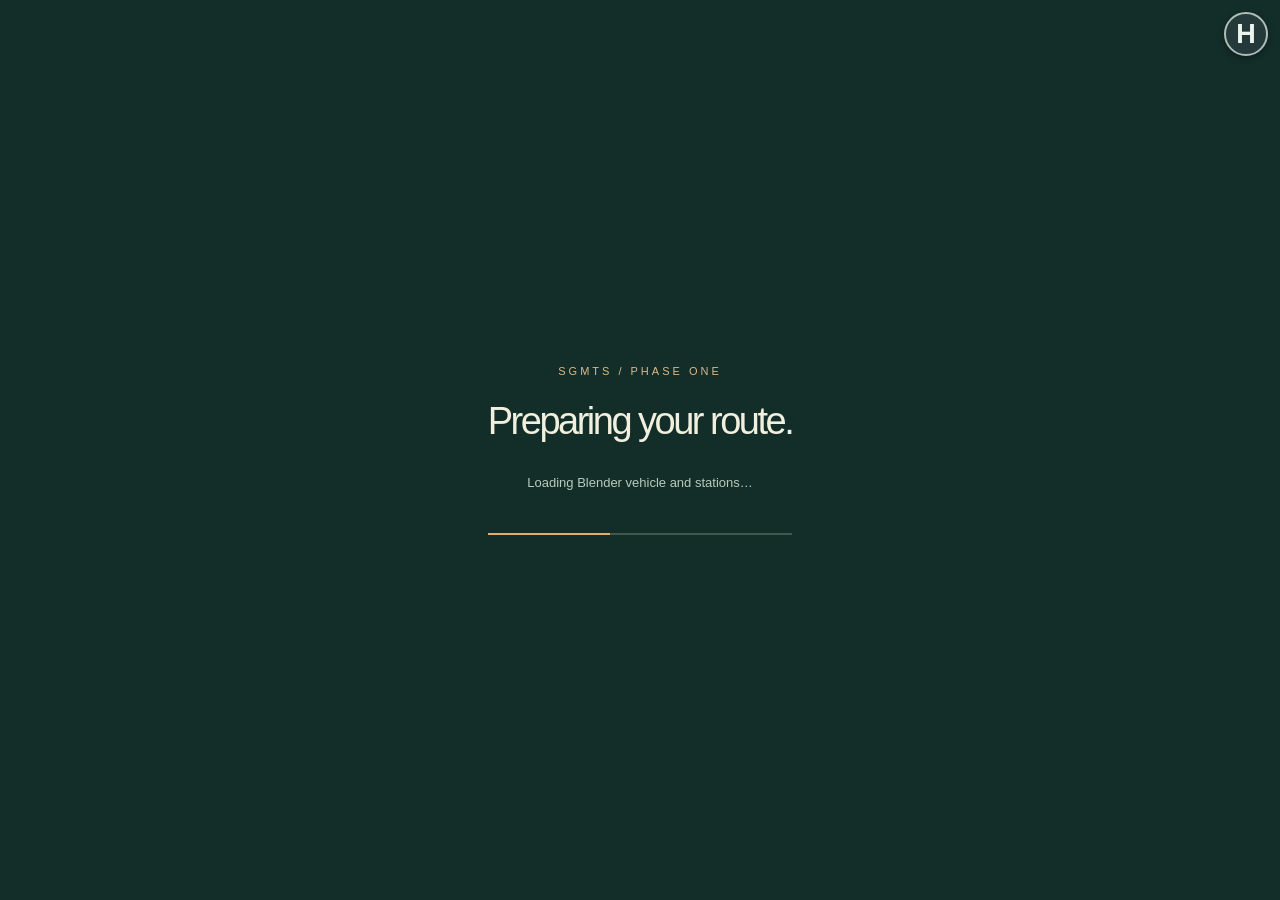
<file: 2026-09-24/index.html>
<!doctype html>
<html lang="en">
<head>
<meta charset="utf-8" />
<meta name="viewport" content="width=device-width, initial-scale=1" />
<title>SGMTS Drive — Every stop. A better journey.</title>
<meta name="description" content="Drive an orange articulated transit vehicle through a Hong Kong inspired corridor. Seven stations, three conditions and a complete service simulation.">
<link rel="icon" href="data:image/svg+xml,%3Csvg xmlns='http://www.w3.org/2000/svg' viewBox='0 0 64 64'%3E%3Crect width='64' height='64' rx='12' fill='%23eeb36b'/%3E%3Cpath d='M18 46V18h28v28M18 32h28' stroke='%23283231' stroke-width='6' fill='none'/%3E%3C/svg%3E">
  <script type="module" crossorigin src="./assets/index-CY45oevk.js"></script>
  <link rel="stylesheet" crossorigin href="./assets/index-4hDuz6s4.css">
</head>
<body>
</body>
</html>
</file>
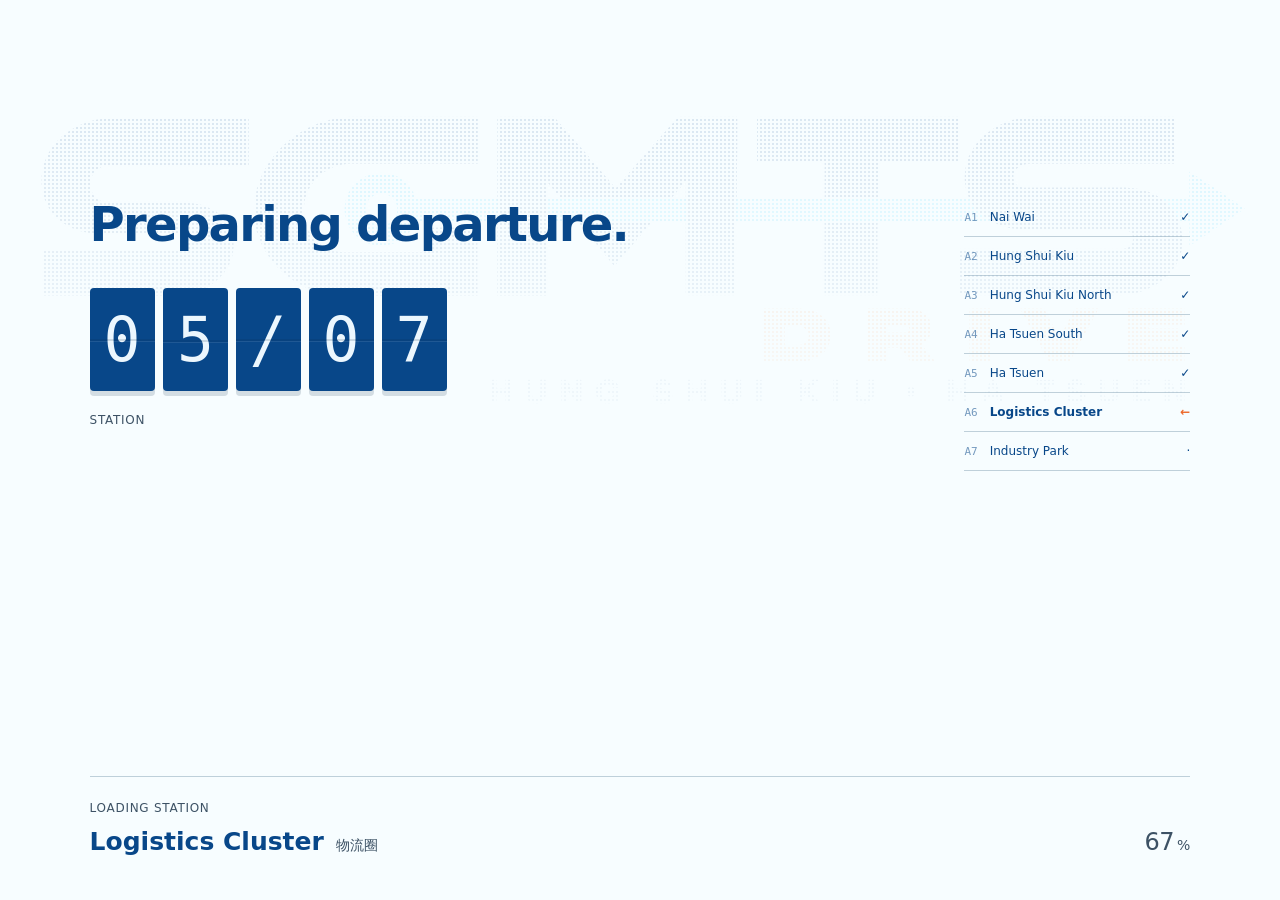
<file: 2026-09-25/index.html>
<!doctype html>
<html lang="en">
<head>
<meta charset="utf-8" />
<meta name="viewport" content="width=device-width, initial-scale=1, viewport-fit=cover, user-scalable=no" />
<meta name="theme-color" content="#12372f" />
<meta name="mobile-web-app-capable" content="yes" />
<meta name="apple-mobile-web-app-capable" content="yes" />
<meta name="apple-mobile-web-app-status-bar-style" content="black-translucent" />
<link rel="manifest" href="./manifest.webmanifest" />
<link rel="apple-touch-icon" href="./branding/icon-512.png" />
<title>SGMTS Drive — Every stop. A better journey.</title>
<meta name="description" content="Drive an orange articulated transit vehicle through a Hong Kong inspired corridor. Seven stations, three conditions and a complete service simulation.">
<link rel="icon" href="data:image/svg+xml,%3Csvg xmlns='http://www.w3.org/2000/svg' viewBox='0 0 64 64'%3E%3Crect width='64' height='64' rx='12' fill='%23eeb36b'/%3E%3Cpath d='M18 46V18h28v28M18 32h28' stroke='%23283231' stroke-width='6' fill='none'/%3E%3C/svg%3E">
  <script type="module" crossorigin src="./assets/main-DzW5Ssmf.js"></script>
  <link rel="modulepreload" crossorigin href="./assets/batching-Dacop1Hm.js">
  <link rel="stylesheet" crossorigin href="./assets/main-CcuNSdst.css">
</head>
<body>
</body>
</html>
</file>
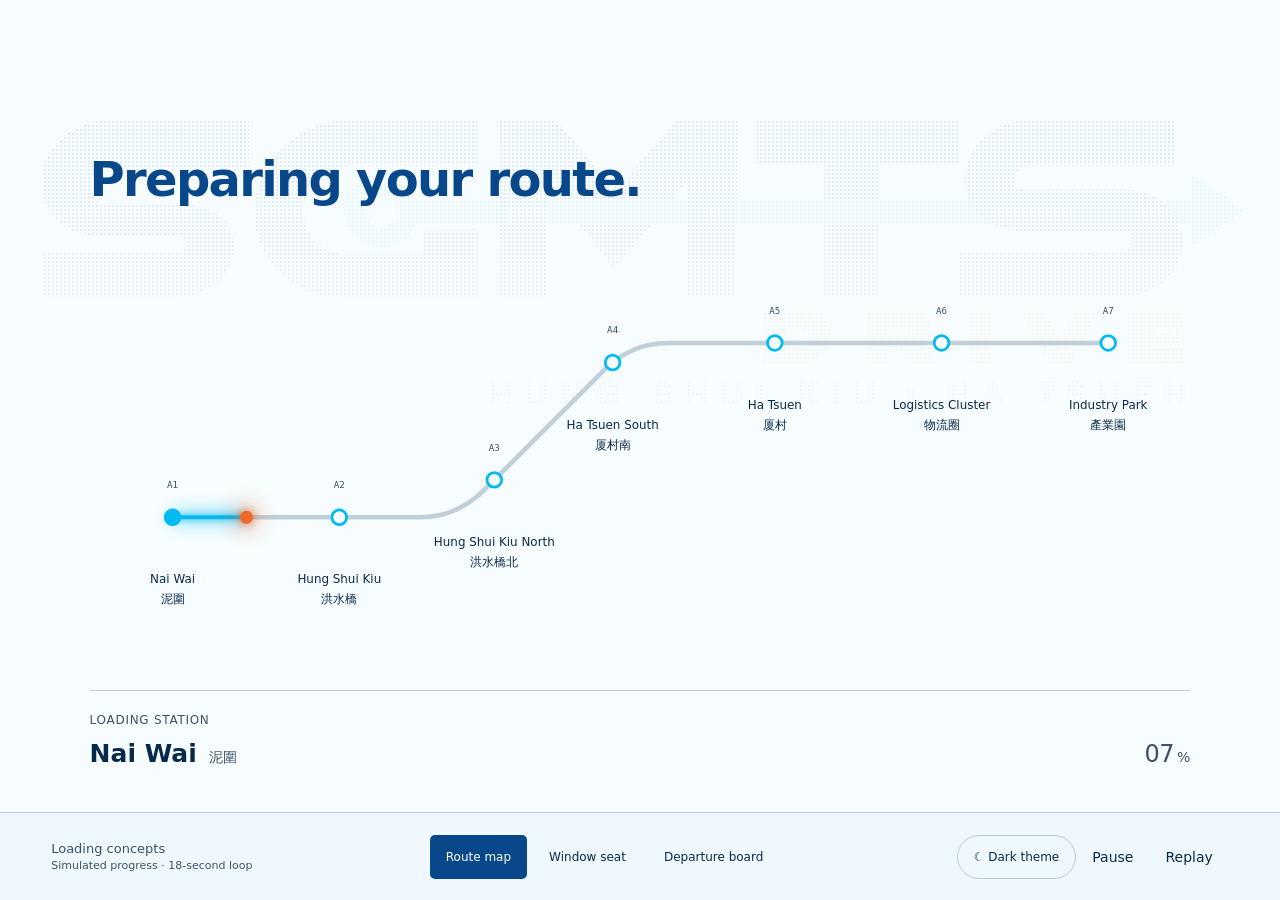
<file: 2026-09-25/mockups/loading/index.html>
<!doctype html>
<html lang="en"><head><meta charset="UTF-8"><meta name="viewport" content="width=device-width,initial-scale=1"><title>SGMTS · Loading studies</title>
<style>
/* Palette taken from the approved game interface. */
body[data-ui-theme=light]{--ui-paper:oklch(99% .008 235);--ui-panel:oklch(97% .015 235 / .76);--ui-soft:oklch(91% .03 235 / .62);--ui-control:oklch(99% .01 235 / .38);--ui-line:oklch(64% .05 240 / .42);--ui-reflection:oklch(100% .005 235 / .8);--ui-text:oklch(28% .07 250);--ui-muted:oklch(43% .04 245);--ui-blue:#084789;--ui-cyan:#00baf2;--ui-orange:#ed682a;--ui-shadow:oklch(27% .06 250 / .15);}
body[data-ui-theme=dark]{--ui-paper:oklch(23% .04 248);--ui-panel:oklch(25% .04 246 / .76);--ui-soft:oklch(34% .05 244 / .68);--ui-control:oklch(37% .04 240 / .32);--ui-line:oklch(75% .04 235 / .34);--ui-reflection:oklch(96% .01 225 / .22);--ui-text:oklch(96% .01 225);--ui-muted:oklch(82% .02 230);--ui-blue:oklch(96% .01 225);--ui-cyan:#00baf2;--ui-orange:#f17835;--ui-shadow:oklch(8% .02 248 / .38);}

*{box-sizing:border-box}body{margin:0;background:var(--ui-paper);color:var(--ui-text);font-family:system-ui,-apple-system,'PingFang HK',sans-serif}button{font:inherit;cursor:pointer}button:focus-visible{outline:3px solid var(--ui-cyan);outline-offset:5px}.screen{height:calc(100svh - 88px);min-height:630px;position:relative;isolation:isolate;overflow:hidden;display:none}.screen.active{display:block}.headline{position:absolute;left:7%;top:17%;z-index:2}.eyebrow{font:500 12px system-ui,sans-serif;letter-spacing:.06em;text-transform:uppercase}.headline h1{font-size:48px;line-height:1.12;letter-spacing:-1.7px;margin:0 0 18px;font-weight:600;max-width:570px}.headline p{font-size:14px;color:var(--ui-muted)}.bottom{position:absolute;bottom:44px;left:7%;right:7%;display:flex;justify-content:space-between;align-items:end}.next{font-size:25px;margin-top:12px}.next span{font-size:14px;margin-left:12px;opacity:.6}.percent{font-size:24px;font-variant-numeric:tabular-nums;letter-spacing:-.5px}.percent small{font-size:14px;letter-spacing:0;margin-left:3px}.night{background:var(--ui-paper)}.night .eyebrow{color:var(--ui-muted)}.route{position:absolute;width:90%;height:49%;left:5%;top:36%;overflow:visible}.route text{font-family:system-ui,sans-serif;fill:var(--ui-text);font-size:13px}.route .code{font:10px Menlo,monospace;fill:var(--ui-muted)}.route circle{transition:fill .2s}.night .bottom{border-top:1px solid var(--ui-line);padding-top:22px}.pulse{fill:var(--ui-orange);filter:drop-shadow(0 0 5px var(--ui-orange)) drop-shadow(0 0 14px var(--ui-orange))}#lit{filter:drop-shadow(0 0 4px var(--ui-cyan)) drop-shadow(0 0 10px var(--ui-cyan))}
.window{background:var(--ui-paper);color:var(--ui-text)}.window .headline{top:18%}.window .headline p{color:var(--ui-muted)}.scene{position:absolute;left:45%;right:7%;top:19%;bottom:230px;border:18px solid var(--ui-blue);border-radius:100px;overflow:hidden;background:var(--ui-soft);box-shadow:0 14px 0 var(--ui-line), inset 0 0 0 4px var(--ui-shadow)}.sky{height:100%;background:linear-gradient(var(--ui-soft),var(--ui-paper));position:relative}.sun{position:absolute;left:22%;top:15%;width:80px;height:80px;border-radius:50%;background:var(--ui-orange)}.hills{position:absolute;left:-20%;width:160%;height:60%;top:35%;background:var(--ui-line);clip-path:polygon(0 80%,15% 28%,24% 60%,39% 0,52% 57%,64% 20%,78% 73%,90% 12%,100% 80%,100% 100%,0 100%)}.city{position:absolute;inset:24% -30% 10%;background:repeating-linear-gradient(90deg,transparent 0 20px,var(--ui-line) 20px 56px,transparent 56px 84px,var(--ui-soft) 84px 140px);clip-path:polygon(0 35%,8% 35%,8% 60%,15% 60%,15% 10%,22% 10%,22% 50%,33% 50%,33% 0,40% 0,40% 36%,50% 36%,50% 66%,60% 66%,60% 30%,73% 30%,73% 60%,87% 60%,87% 23%,100% 23%,100% 100%,0 100%)}.platform{position:absolute;bottom:0;height:26%;width:100%;background:linear-gradient(var(--ui-blue) 0 5%,var(--ui-paper) 5% 17%,var(--ui-orange) 17% 22%,var(--ui-soft) 22% 100%)}.platform:after{content:'';position:absolute;inset:35% 0 0;background:repeating-linear-gradient(90deg,transparent 0 90px,var(--ui-line) 91px 93px)}.post{position:absolute;bottom:26%;width:12px;height:95%;background:var(--ui-line);left:62%}.sign{position:absolute;left:18%;max-width:78%;top:30%;padding:18px 24px;background:#084789;color:white;min-width:210px;box-shadow:0 5px 0 var(--ui-orange)}.sign .zh{font-size:29px;letter-spacing:4px}.sign .en{font-size:12px;margin-top:6px}.reflection{position:absolute;inset:0;pointer-events:none;background:linear-gradient(115deg,transparent 30%,#ffffff30 30%,#ffffff05 44%,transparent 44%,transparent 72%,#ffffff18 72%,transparent 76%)}.window .bottom{right:7%}.mini-route{display:flex;gap:0;position:absolute;left:7%;right:7%;bottom:160px}.mini-stop{flex:1;border-top:2px solid var(--ui-line);position:relative;height:0;font:12px Menlo,monospace;color:var(--ui-muted)}.mini-stop:before{content:'';position:absolute;left:0;top:-6px;width:10px;height:10px;background:var(--ui-paper);border:2px solid var(--ui-line);border-radius:50%}.mini-stop.done{border-color:var(--ui-cyan);color:var(--ui-cyan)}.mini-stop.done:before{background:var(--ui-cyan);border-color:var(--ui-cyan)}.mini-stop:last-child{flex:0}.mini-stop span{position:absolute;bottom:16px;left:5px;transform:translateX(-50%)}.ticket{background:var(--ui-paper);color:var(--ui-blue)}.board{position:absolute;left:7%;right:7%;top:22%;display:grid;grid-template-columns:1fr 250px;gap:55px}.board h1{font-size:48px;letter-spacing:-1.7px;line-height:1.12;margin:0 0 36px;font-weight:600}.board .eyebrow{letter-spacing:2px}.flaps{display:flex;gap:8px;margin-top:28px}.flap{position:relative;background:#084789;color:var(--ui-orange);border-radius:4px;padding:16px 14px;font:clamp(35px,4.8vw,72px) Menlo,monospace;box-shadow:0 5px 0 var(--ui-shadow);min-width:62px;text-align:center}.flap:after{content:'';position:absolute;left:0;right:0;top:50%;height:2px;background:var(--ui-shadow);box-shadow:0 1px 0 #ffffff18}.board-sub{margin-top:22px;font:11px Menlo,monospace;letter-spacing:1px}.list{padding-left:24px}.row{padding:12px 0;border-bottom:1px solid var(--ui-line);font-size:12px;display:flex;gap:12px;align-items:center}.row b{font:11px Menlo,monospace;opacity:.55}.row i{margin-left:auto;font-style:normal}.row.current{font-weight:800}.ticket .bottom{border-top:1px solid var(--ui-line);padding-top:24px}.ticket .next{font-weight:600}.ticket-status{font:11px Menlo,monospace;letter-spacing:1px}.preview{height:88px;display:flex;align-items:center;justify-content:space-between;padding:0 4%;background:var(--ui-panel);color:var(--ui-text);gap:20px}.preview-label{font:10px Menlo,monospace;letter-spacing:1px;color:var(--ui-muted)}.choices{display:flex;gap:6px}.choices button,.controls button{min-height:44px;min-width:44px;color:inherit;border:0;background:transparent;border-radius:5px;padding:12px 16px;font-size:12px}.choices button[aria-pressed=true]{background:#084789;color:white}.controls{display:flex}.controls button{font-size:14px}#theme{font-size:12px;border:1px solid var(--ui-line);border-radius:999px;white-space:nowrap}.headline h1,.board h1{color:var(--ui-blue)}.percent{color:var(--ui-muted)}.row.current i{color:var(--ui-orange)}.mini-stop.done{color:var(--ui-text)}.caption{font-size:10px;display:block;opacity:.6;margin-top:3px}
@media(max-width:750px){.screen{height:calc(100svh - 126px);min-height:630px}.headline{top:16%}.headline h1{font-size:32px;letter-spacing:-.8px;max-width:330px}.route{width:100%;left:0;top:35%;height:46%}.route text{font-size:22px!important}.route .code{font-size:42px!important}.route text:not(.code){display:none}.route text{font-size:12px}.route .name{display:none}.bottom{bottom:30px}.next{font-size:19px}.next span{display:block;margin:5px 0}.preview{height:126px;flex-wrap:wrap;justify-content:center;padding:12px;gap:7px}.preview-label{display:none}.choices{width:100%;justify-content:center}.choices button{padding:10px;font-size:13px}.controls button{padding:5px 16px}.window .headline{top:15%}.window .headline p{font-size:14px}.scene{left:7%;right:7%;top:36%;bottom:230px;border-width:10px;border-radius:56px}.mini-route{bottom:160px}.sign{left:10%;min-width:0;max-width:85%;padding:10px 14px;top:20%}.sign .zh{font-size:20px;letter-spacing:2px}.sun{width:40px;height:40px}.board{top:18%;grid-template-columns:1fr;gap:18px}.board h1{font-size:32px;letter-spacing:-.8px;margin:0 0 28px}.list{display:none}.flap{font-size:42px;min-width:0;padding:13px 10px}.ticket .next{font-size:18px}.ticket-status{font-size:9px}}

.watermark{position:absolute;z-index:0;top:-2%;left:-6%;width:112%;opacity:.13;pointer-events:none;user-select:none;mask-image:linear-gradient(to bottom,black 15%,transparent 95%),radial-gradient(circle,black 1px,transparent 1.5px);mask-size:100% 100%,4px 4px;mask-repeat:no-repeat,repeat;mask-composite:intersect}
.brand-logo{display:block;width:100%;height:auto}
.screen>:not(.watermark){z-index:1}
body[data-ui-theme=dark] .watermark{opacity:.09}
body[data-ui-theme=light] .brand-logo{filter:url(#logo-key-light)}
body[data-ui-theme=dark] .brand-logo{filter:url(#logo-key-dark)}

.headline{top:21%}.window .headline{top:23%;width:34%}
.eyebrow,.ticket-status,.board-sub{color:var(--ui-muted)}
.ticket-status,.board-sub{text-transform:uppercase;font:500 12px system-ui,sans-serif;letter-spacing:.06em}
.next strong{font-weight:600}.next span{opacity:1;color:var(--ui-muted)}
.preview-label{font:13px system-ui,sans-serif;letter-spacing:0}.caption{font-size:11px;opacity:1;color:var(--ui-muted)}
button:hover{background:var(--ui-soft)}button:active{transform:translateY(1px)}
.flap{color:oklch(97% .015 235);font-variant-numeric:tabular-nums}
#map-stops circle{transition:none}.preview{border-top:1px solid var(--ui-line)}
@media(max-width:750px){.watermark{top:2%;left:-15%;width:130%;mask-size:100% 100%,3px 3px}.headline,.window .headline{top:20%;width:86%}.route{top:36%}.board{top:22%}.next{font-size:18px}.flaps{gap:6px}}

@media(prefers-reduced-motion:reduce){*{transition:none!important}}

/* Keep the full SVG label bounds inside a row above loading status. */
.night.active{display:grid;grid-template-rows:auto minmax(0,1fr) auto;padding:clamp(64px,17vh,180px) 7% 44px;gap:32px}
.night .headline{position:static;width:auto}
.night .route{position:static;width:100%;height:100%;min-height:0;min-width:0;overflow:hidden}
.night .bottom{position:static}
@media(max-width:750px){.night.active{padding:96px 7% 30px;gap:24px}}

@media(min-width:751px) and (max-height:800px){.night .route text{font-size:20px}.night .route .code{font-size:16px}}
</style></head><body data-ui-theme="light">
<main>
<svg aria-hidden="true" width="0" height="0" style="position:absolute;pointer-events:none"><defs><filter id="logo-key-light" color-interpolation-filters="sRGB"><feColorMatrix in="SourceGraphic" type="matrix" values="1 0 0 0 0 0 1 0 0 0 0 0 1 0 0 -4 0 0 0 3.85" result="r"/><feColorMatrix in="SourceGraphic" type="matrix" values="1 0 0 0 0 0 1 0 0 0 0 0 1 0 0 0 0 -4 0 3.85" result="b"/><feComposite in="r" in2="b" operator="over"/><feComposite in2="SourceGraphic" operator="in"/></filter><filter id="logo-key-dark" color-interpolation-filters="sRGB"><feColorMatrix in="SourceGraphic" type="matrix" values="1 0 0 0 0 0 1 0 0 0 0 0 1 0 0 4 0 0 0 -1.8" result="r"/><feColorMatrix in="SourceGraphic" type="matrix" values="1 0 0 0 0 0 1 0 0 0 0 0 1 0 0 0 4 0 0 -1.92" result="g"/><feComposite in="r" in2="g" operator="over"/><feComposite in2="SourceGraphic" operator="in"/></filter></defs></svg>
<section class="screen night active" aria-label="Route map concept"><div class="watermark" aria-hidden="true"><img class="brand-logo" src="../../branding/sgmts-drive-light.png" alt=""></div><div class="headline"><h1>Preparing your route.</h1></div>
<svg class="route" viewBox="0 -20 1200 390" aria-label="Seven-station route"><path d="M90 240H360Q400 240 430 210L560 80Q590 50 630 50H1110" fill="none" stroke="var(--ui-line)" stroke-width="5"/><path id="lit" d="M90 240H360Q400 240 430 210L560 80Q590 50 630 50H1110" fill="none" stroke="var(--ui-cyan)" stroke-width="4"/><g id="map-stops"></g><circle id="traveller" class="pulse" r="7"/></svg>
<div class="bottom"><div><div class="eyebrow">LOADING STATION</div><div class="next"><strong class="station-name"></strong><span class="station-zh"></span></div></div><div class="percent" role="progressbar" aria-label="Route loading" aria-valuemin="0" aria-valuemax="100" aria-valuenow="0"><span class="pct">00</span><small>%</small></div></div></section>
<section class="screen window" aria-label="Window seat concept" hidden><div class="watermark" aria-hidden="true"><img class="brand-logo" src="../../branding/sgmts-drive-light.png" alt=""></div><div class="headline"><h1>Your journey is loading.</h1></div><div class="scene" aria-hidden="true"><div class="sky"><div class="sun"></div><div class="hills"></div><div class="city"></div><div class="post"></div><div class="sign"><div class="zh station-zh"></div><div class="en station-name"></div></div><div class="platform"></div><div class="reflection"></div></div></div><div class="mini-route"></div><div class="bottom"><div><div class="eyebrow">LOADING STATION</div><div class="next"><strong class="station-name"></strong><span class="station-zh"></span></div></div><div class="percent" role="progressbar" aria-label="Route loading" aria-valuemin="0" aria-valuemax="100" aria-valuenow="0"><span class="pct">00</span><small>%</small></div></div></section>
<section class="screen ticket" aria-label="Departure board concept" hidden><div class="watermark" aria-hidden="true"><img class="brand-logo" src="../../branding/sgmts-drive-light.png" alt=""></div><div class="board"><div><h1>Preparing departure.</h1><div class="flaps" aria-label="Station counter"></div><div class="board-sub">STATION</div></div><div class="list"></div></div><div class="bottom"><div><div class="ticket-status">LOADING STATION</div><div class="next"><strong class="station-name"></strong><span class="station-zh"></span></div></div><div class="percent" role="progressbar" aria-label="Route loading" aria-valuemin="0" aria-valuemax="100" aria-valuenow="0"><span class="pct">00</span><small>%</small></div></div></section>
</main><nav class="preview" aria-label="Mockup controls"><div class="preview-label">Loading concepts<span class="caption">Simulated progress · 18-second loop</span></div><div class="choices"><button aria-pressed="true" data-view="0">Route map</button><button aria-pressed="false" data-view="1">Window seat</button><button aria-pressed="false" data-view="2">Departure board</button></div><div class="controls"><button id="theme" aria-pressed="false">☾ Dark theme</button><button id="pause" aria-label="Pause animation">Pause</button><button id="restart" aria-label="Replay animation">Replay</button></div></nav>
<script>
// Standalone design study: progress is simulated, not connected to the game loader.
const stations=[
 {"id":"A1","name":"Nai Wai","zh":"泥圍","simplified":"泥围","terminus":true},
 {"id":"A2","name":"Hung Shui Kiu","zh":"洪水橋","simplified":"洪水桥","terminus":false},
 {"id":"A3","name":"Hung Shui Kiu North","zh":"洪水橋北","simplified":"洪水桥北","terminus":false},
 {"id":"A4","name":"Ha Tsuen South","zh":"厦村南","simplified":"厦村南","terminus":false},
 {"id":"A5","name":"Ha Tsuen","zh":"厦村","simplified":"厦村","terminus":false},
 {"id":"A6","name":"Logistics Cluster","zh":"物流圈","simplified":"物流圈","terminus":false},
 {"id":"A7","name":"Industry Park","zh":"產業園","simplified":"产业园","terminus":true}
]
;
const $=s=>document.querySelector(s), $$=s=>[...document.querySelectorAll(s)];
function setTheme(theme){document.body.dataset.uiTheme=theme;$$('.brand-logo').forEach(el=>el.src='../../branding/sgmts-drive-'+theme+'.png');$('#theme').textContent=theme==='light'?'☾ Dark theme':'☀ Light theme';$('#theme').setAttribute('aria-pressed',String(theme==='dark'));}
let initialTheme='light';try{if(localStorage.getItem('sgmts-ui-theme')==='dark')initialTheme='dark';}catch{}
setTheme(initialTheme);$('#theme').onclick=()=>setTheme(document.body.dataset.uiTheme==='light'?'dark':'light');
const path=$('#lit'), length=path.getTotalLength();
const points=stations.map((s,i)=>path.getPointAtLength(length*i/6));
$('#map-stops').innerHTML=stations.map((s,i)=>{const p=points[i];return `<g transform="translate(${p.x},${p.y})"><circle r="8" fill="var(--ui-paper)" stroke="var(--ui-cyan)" stroke-width="3"/><text class="code" y="-32" text-anchor="middle">${s.id}</text><text class="name" y="72" text-anchor="middle">${s.name}</text><text y="94" text-anchor="middle">${s.zh}</text></g>`}).join('');
$('.mini-route').innerHTML=stations.map(s=>`<div class="mini-stop"><span>${s.id}</span></div>`).join('');
$('.list').innerHTML=stations.map(s=>`<div class="row"><b>${s.id}</b><span>${s.name}</span><i>·</i></div>`).join('');
$('.flaps').innerHTML=Array.from('01/07',c=>`<div class="flap">${c}</div>`).join('');
let view=0,time=0,last=null,playing=!matchMedia('(prefers-reduced-motion: reduce)').matches;
function render(t){
 const progress=Math.min(t/16,1), raw=progress*6, index=Math.min(Math.floor(raw),6), phase=raw-index;
 $$('.screen h1').forEach((el,i)=>el.textContent=progress===1?'Your route is ready.':['Preparing your route.','Your journey is loading.','Preparing departure.'][i]);
 $$('.percent').forEach(el=>el.setAttribute('aria-valuenow',Math.round(progress*100)));
 $$('.bottom .eyebrow,.ticket-status').forEach(el=>el.textContent=progress===1?'Route ready':'Loading station');
 $$('.pct').forEach(el=>el.textContent=String(Math.round(progress*100)).padStart(2,'0'));
 $$('.station-name').forEach(el=>el.textContent=stations[index].name);
 $$('.station-zh').forEach(el=>el.textContent=stations[index].zh);
 path.style.strokeDasharray=length;path.style.strokeDashoffset=length*(1-progress);
 const p=path.getPointAtLength(length*progress);$('#traveller').setAttribute('cx',p.x);$('#traveller').setAttribute('cy',p.y);
 $$('#map-stops circle').forEach((el,i)=>el.setAttribute('fill',i<=index?'var(--ui-cyan)':'var(--ui-paper)'));
 $$('.mini-stop').forEach((el,i)=>el.classList.toggle('done',i<=index));
 // Hold each platform sign, then ease it out as the train departs.
 const travel=phase<.35?0:Math.pow((phase-.35)/.65,2);
 $('.sign').style.transform=`translateX(${-travel*800}px)`;$('.sign').style.opacity=1-travel;
 $('.post').style.transform=`translateX(${-phase*1100}px)`;
 $('.city').style.transform=`translateX(${-progress*100}px)`;
 $('.hills').style.transform=`translateX(${-progress*40}px)`;
 $$('.row').forEach((el,i)=>{el.classList.toggle('current',i===index);el.querySelector('i').textContent=i<index||progress===1?'✓':i===index?'←':'·'});
 const flap=$$('.flap')[1];flap.textContent=index+1;flap.style.transform=`perspective(300px) rotateX(${progress<1&&phase<.09?-60*(1-phase/.09):0}deg)`;
}
function select(i){view=i;$$('.screen').forEach((el,n)=>{el.classList.toggle('active',n===i);el.hidden=n!==i});$$('[data-view]').forEach((el,n)=>el.setAttribute('aria-pressed',n===i));time=0;render(time)}
function syncPause(){$('#pause').textContent=playing?'Pause':'Play';$('#pause').setAttribute('aria-label',playing?'Pause animation':'Play animation')}
$$('[data-view]').forEach(el=>el.onclick=()=>select(Number(el.dataset.view)));
$('#pause').onclick=()=>{playing=!playing;syncPause()};$('#restart').onclick=()=>{time=0;render(0)};
window.__seek=t=>{time=Math.max(0,Math.min(18,t));render(time)};
function tick(now){if(last===null){last=now;window.__ready=true}if(playing&&!document.hidden){time+=Math.min((now-last)/1000,.1);if(time>18)time=window.__recording?18:0;render(time)}last=now;requestAnimationFrame(tick)}
render(0);syncPause();requestAnimationFrame(tick);
</script></body></html>
</file>
<file: 2026-09-24/assets/index-4hDuz6s4.css>
:root{font-family:Arial,PingFang HK,sans-serif;color:#f1f0df;background:#202d2c;font-synthesis:none}*{box-sizing:border-box}body{margin:0;overflow:hidden}button,select{font:inherit}button{cursor:pointer;color:inherit;background:#142f2cd9;border:1px solid #c6d4c32b;border-radius:5px;padding:10px 15px;transition:background .2s}button:hover{background:#326153}button:focus-visible,select:focus-visible{outline:3px solid #e9b36e;outline-offset:3px}canvas{display:block}#viewport{position:fixed;top:0;right:0;bottom:0;left:0}.hidden{display:none!important}#identity{position:fixed;top:28px;left:32px;display:flex;align-items:center;gap:12px;z-index:5;text-shadow:0 1px 12px #172d29}#identity strong{font-size:19px;letter-spacing:2px}#identity strong span{font-weight:400;opacity:.75}#identity small{font-size:12px;border-left:1px solid #ffffff66;padding-left:15px;letter-spacing:2px}.brand-dot{height:9px;width:9px;background:#ecaa5c;border-radius:50%}#top-actions{position:fixed;right:28px;top:24px;display:flex;gap:7px;z-index:8}#top-actions button{font-size:11px;background:#1d3634bd}.sheet{position:fixed;top:0;right:0;bottom:0;left:0;padding:145px 6vw 65px;background:linear-gradient(90deg,#102c2bf2 0%,#142e2ace 29%,#152e2b50 49%,transparent 67%);overflow:auto;z-index:4;pointer-events:none}.sheet>*{pointer-events:auto;max-width:530px}.overline{font-size:11px;letter-spacing:3px;color:#dcb98a}h1{font-size:clamp(40px,4.2vw,66px);letter-spacing:-2.5px;font-weight:500;line-height:1.06;margin:24px 0 20px}h1 em{color:#e9b36e;font-style:normal}.subhead{letter-spacing:3px;font-size:15px;opacity:.9}.intro{font-size:14px;line-height:1.7;color:#c4d0c7;margin:25px 0}.facts{display:flex;gap:30px;margin:25px 0}.facts span{font-size:11px;color:#c3d0c8}.facts b{font-size:26px;color:#f1efde;margin-right:5px;font-weight:400}.choices{display:flex;gap:12px}.choices label{font-size:10px;text-transform:uppercase;letter-spacing:1px;color:#c1ccc3;flex:1}select{display:block;width:100%;background:#193430;color:#ebe9d9;border:1px solid #6a8072;padding:10px 6px;margin-top:8px;font-size:12px;border-radius:3px}.primary{background:#e4b174;color:#1c3129;border:0;font-weight:600;padding:15px 25px;font-size:16px}.primary:hover{background:#f1c994}.primary span{font-size:12px;margin-left:32px}#begin{margin-top:23px}.note{font-size:10px;color:#adbcaf;margin-top:16px}.sheet details{font-size:11px;color:#bbc9bd;line-height:1.6;margin-top:18px}.sheet summary{cursor:pointer}.sheet details p{max-width:460px}#load{position:fixed;top:0;right:0;bottom:0;left:0;z-index:30;background:#132d28;display:grid;place-content:center;text-align:center}#load h1{font-size:38px}#load p{font-size:13px;color:#b8cbbb}.load-track{height:2px;background:#41584c;margin-top:30px;overflow:hidden}.load-track i{display:block;width:40%;height:100%;background:#e0af6f;animation:loading 2s infinite}.failed .load-track{display:none}@keyframes loading{0%{transform:translate(-100%)}to{transform:translate(350%)}}#hud{pointer-events:none}#next-panel{position:fixed;top:94px;left:32px;background:#12312cd4;border-left:3px solid #e1af6d;padding:17px 23px;min-width:264px;-webkit-backdrop-filter:blur(10px);backdrop-filter:blur(10px)}#next-panel small,#score-panel small{font-size:9px;letter-spacing:2px;color:#bdcbbd}#next-panel h2{font-size:23px;margin:9px 0 7px;font-weight:500}#next-distance{font-size:12px;color:#d0d7c6}#signal-status{font-size:11px;margin-top:10px}#score-panel{position:fixed;top:94px;right:32px;text-align:right;text-shadow:0 2px 8px #173629;background:#16382fc4;padding:15px 20px}#score-panel b{display:block;font-size:29px;color:#edbd7e;font-weight:400;margin:5px 0}#score-panel span{display:block;font-size:11px;margin:3px 0;color:#d6dccd}#cluster{position:fixed;left:30px;bottom:94px;background:#102c29e8;-webkit-backdrop-filter:blur(12px);backdrop-filter:blur(12px);display:flex;align-items:center;border-top:2px solid #d2ac77;padding:17px 24px;gap:22px}.speed{position:relative;min-width:75px;text-align:center}.speed>b{font-size:56px;line-height:1;font-weight:400;letter-spacing:-3px}.speed>span{font-size:10px;display:block;color:#b6c6b8}#limit{position:absolute;left:66px;top:-5px;border:3px solid #be5e4f;border-radius:50%;background:#e6e7d9;color:#20312b;width:30px;height:30px;display:grid;place-content:center;font-size:12px;font-weight:700}.switches{font-size:10px;line-height:1.9;padding-left:9px;color:#c6d4c6;min-width:165px}.switches span{display:block}#telemetry{position:fixed;right:30px;bottom:104px;display:grid;grid-template-columns:1fr 1fr;gap:15px 20px;background:#112e28df;padding:19px 23px;-webkit-backdrop-filter:blur(8px);backdrop-filter:blur(8px)}#telemetry span{font-size:8px;letter-spacing:1px;color:#afc3b4}#telemetry b{display:block;font-size:17px;font-weight:400;letter-spacing:0;color:#e5e9d7;margin-top:4px}#route-strip{position:fixed;bottom:35px;left:50%;transform:translate(-50%);display:flex;background:#18362bde;padding:13px 18px 9px;gap:28px}#route-strip>div{display:flex;position:relative;flex-direction:column;align-items:center;font-size:9px;gap:7px}#route-strip>div:not(:last-child):after{content:"";position:absolute;background:#526b5d;height:2px;left:13px;top:5px;width:35px}#route-strip i{border:2px solid #92ad98;border-radius:50%;height:12px;width:12px;background:#143526;z-index:1}#route-strip .done i{background:#8eb898}#route-strip .here i{border-color:#ecb26b;background:#ecb26b}#route-strip .missed i{background:#b8614b}#instruction{position:fixed;bottom:211px;left:50%;transform:translate(-50%);font-size:12px;max-width:560px;text-align:center;padding:10px 22px;background:#142e27e8;border:1px solid #9bb39555;border-radius:4px;-webkit-backdrop-filter:blur(6px);backdrop-filter:blur(6px)}#buttons{pointer-events:auto;position:fixed;bottom:35px;left:30px;display:flex;gap:4px}#buttons button{font-size:10px;padding:10px;background:#18362edd}#dwell{position:fixed;bottom:190px;width:330px;left:50%;transform:translate(-50%);height:4px;background:#33493d;display:none}#dwell.active{display:block}#dwell i{display:block;height:4px;background:#dcbb79}#dwell span{display:block;text-align:center;font-size:8px;letter-spacing:2px;margin-top:8px;color:#c7d4c0}#toast{position:fixed;top:35%;left:50%;transform:translate(-50%,-15px);padding:12px 24px;background:#1d3d2de8;color:#f0d5a4;border:1px solid #bda46b66;z-index:15;opacity:0;pointer-events:none;transition:opacity .2s,transform .2s;font-size:13px}#toast.visible{opacity:1;transform:translate(-50%)}.modal{position:fixed;top:0;right:0;bottom:0;left:0;z-index:20;background:#142b28ef;-webkit-backdrop-filter:blur(12px);backdrop-filter:blur(12px);display:flex;flex-direction:column;align-items:center;justify-content:center;padding:30px;overflow:auto}.modal h1{font-size:46px}.modal small{font-size:11px;letter-spacing:3px;color:#d8b17a}.modal button{margin:7px}#report-grade{font-size:72px;color:#e0b16d;margin:5px}#report-data{width:370px;max-width:90vw;margin-bottom:15px}#report-data>div{display:flex;justify-content:space-between;font-size:12px;padding:7px 0;border-bottom:1px solid #d4dfce25}#report-data b{color:#e4c090}#footnote{position:fixed;right:30px;bottom:15px;font-size:8px;letter-spacing:1.5px;color:#c3cec1b5;pointer-events:none}body[data-screen=menu] #top-actions #pause{display:none}@media (max-height:790px){.sheet{padding-top:105px}.sheet h1{font-size:48px;margin:14px 0}.intro,.facts{margin:15px 0}.sheet details{margin-top:10px}}@media (max-width:900px){#identity small{display:none}.sheet{padding-left:30px;background:linear-gradient(90deg,#102c2bf5,#142e2a94 80%,transparent)}#identity{left:22px}#top-actions{right:15px}#cluster{left:15px;padding:13px;bottom:100px}.switches{display:none}#next-panel{left:15px;min-width:220px}#score-panel{right:15px}#telemetry{right:15px;bottom:100px;padding:12px;gap:10px}#route-strip{bottom:17px;gap:22px}#buttons{left:15px;bottom:62px}#instruction{bottom:220px;width:70vw;font-size:11px}#footnote{display:none}.facts{gap:20px}.sheet>*{max-width:480px}}.operation-control{display:flex;align-items:center;gap:.5rem;color:#f0efdd;font-size:13px;background:#173d35;padding:8px 12px;border-radius:5px}.operation-control select{width:auto;margin:0;padding:6px;background:#264e43;color:#fff;border:1px solid #759b89;border-radius:3px}#top-actions{flex-wrap:wrap}@media (max-width:700px){#top-actions{max-width:70%;gap:4px}.operation-control{padding:4px}#top-actions button{padding:8px}}#mobile-buttons{display:none}html.mobile #viewport canvas{touch-action:none}html.mobile #buttons,html.mobile #telemetry,html.mobile #score-panel,html.mobile .note,html.mobile .sheet details,html.mobile #camera{display:none!important}html.mobile #mobile-buttons{display:flex;position:fixed;bottom:max(12px,env(safe-area-inset-bottom));left:12px;right:12px;gap:8px;pointer-events:auto}html.mobile #mobile-buttons button{flex:1;min-height:52px;padding:8px 4px;font-size:13px;touch-action:manipulation;background:#173d35}html.mobile #mobile-buttons button:first-child{background:#e4b174;color:#17352b}html.mobile #identity{top:12px;left:14px;font-size:15px}html.mobile #top-actions{top:45px;left:12px;right:12px;max-width:none;justify-content:flex-end;gap:5px}html.mobile #top-actions button{min-height:40px;padding:6px 9px}html.mobile #next-panel{top:100px;left:12px;padding:10px 12px;min-width:0;max-width:70vw}html.mobile #next-panel h2{font-size:18px;margin:5px 0}html.mobile #cluster{bottom:82px;left:12px;padding:8px 14px}html.mobile .speed>b{font-size:34px}html.mobile #route-strip{bottom:84px;left:auto;right:12px;transform:none;gap:13px;padding:10px}html.mobile #route-strip>div:not(:last-child):after{width:22px}html.mobile #instruction{bottom:145px;width:calc(100vw - 24px);max-width:500px;padding:8px;font-size:11px}html.mobile #dwell{bottom:135px;width:60vw}html.mobile .sheet{width:100%;padding:100px 20px 25px;overflow:auto;max-height:100dvh}html.mobile .sheet h1{font-size:36px}.mobile .choices{flex-direction:column}html.mobile .facts{gap:12px;margin:14px 0}.mobile .intro{font-size:12px}@media (max-height:500px){html.mobile #identity{display:none}html.mobile #top-actions{top:8px}html.mobile #next-panel{top:8px;max-width:37vw}html.mobile #instruction{bottom:80px;max-width:42vw}html.mobile #route-strip{display:none}html.mobile .sheet{padding-top:20px}html.mobile .sheet .facts,html.mobile .sheet .intro{display:none}}#clean-view{position:fixed;right:8px;top:8px;width:30px;height:30px;padding:0;z-index:50;border-radius:50%;background:#16362ba8;color:#fff;font-size:18px}body.clean-view>:not(#viewport):not(#clean-view){visibility:hidden!important}html.mobile body.clean-view :is([data-action=go],[data-action=stop],[data-action=doors],[data-action=express],[data-action=cruise],#speed-dial){visibility:visible!important}body.clean-view #clean-view{opacity:.45}body.clean-view #clean-view:hover,body.clean-view #clean-view:focus-visible{opacity:1}html.mobile #clean-view{width:40px;height:40px;top:3px;right:8px}#minimap{position:absolute;right:24px;top:32%;width:150px;height:206px;border:1px solid #77998d66;border-radius:8px}#route-choices{position:absolute;left:24px;bottom:185px;display:flex;gap:5px}#route-choices button{padding:8px;font-size:12px}.mobile #minimap{width:92px;height:126px;right:10px;top:31%}.mobile #route-choices{left:10px;bottom:140px;gap:3px}.mobile #route-choices button{font-size:10px;padding:7px}@media (max-height:500px){.mobile #route-choices{bottom:76px}.mobile #minimap{top:80px;width:80px;height:110px}}#route-choices{pointer-events:auto;bottom:260px}#route-choices button{min-height:44px}body[data-mode=free] #route-choices{display:none}.mobile #route-choices{bottom:195px}.mobile #route-choices button{font-size:11px;padding:8px;min-height:44px}.mobile #minimap{width:120px;height:165px}@media (max-height:500px){.mobile #route-choices{left:12px;bottom:132px}.mobile #minimap{right:10px;top:90px;width:100px;height:138px}}#minimap{width:170px;height:auto;top:30%}.mobile #minimap{width:135px;height:auto;top:25%}@media (max-height:500px){.mobile #minimap{width:106px;height:auto;top:75px}}body[data-screen=driving] #identity,body[data-screen=paused] #identity,#route-strip,#footnote,#signal-status,.switches{display:none!important}#map-button{position:fixed;left:max(12px,env(safe-area-inset-left));top:12px;width:126px;height:126px;border:2px solid #b8c8bf;border-radius:50%;overflow:hidden;padding:0;background:#12372f;pointer-events:auto;z-index:8;box-shadow:0 2px 8px #0005}#map-button #minimap{position:static!important;width:100%!important;height:100%!important;border:0;border-radius:0}body.map-expanded #map-button{width:190px;height:min(430px,calc(100dvh - 96px));border-radius:12px;z-index:18}body.map-expanded #map-button #minimap{object-fit:contain}#hud #next-panel{position:fixed;left:154px;top:14px;right:78px;max-width:270px;min-width:0;padding:8px 12px;border:0;border-radius:20px;background:#14382ad9;-webkit-backdrop-filter:blur(6px);backdrop-filter:blur(6px)}#hud #service-label{display:none}#hud #next-panel h2{font-size:15px;margin:0 0 3px;white-space:nowrap;overflow:hidden;text-overflow:ellipsis}#hud #next-distance{font-size:11px;white-space:nowrap;overflow:hidden;text-overflow:ellipsis}#edge-tools{position:fixed;top:64px;right:max(12px,env(safe-area-inset-right));display:flex;flex-direction:column;gap:8px;pointer-events:auto;z-index:9}#edge-tools button,#clean-view{width:44px;height:44px;min-height:44px;padding:0;border-radius:50%;background:#263b3be6;border:2px solid #aebeb7;color:#edf4ed;font-size:22px;display:grid;place-items:center;box-shadow:0 2px 6px #0005}html.mobile #edge-tools #camera{display:grid!important}#clean-view,html.mobile #clean-view{right:max(12px,env(safe-area-inset-right));top:12px;width:44px;height:44px}#hud #mobile-buttons{display:contents!important}#mobile-buttons button{position:fixed!important;bottom:max(14px,env(safe-area-inset-bottom));width:58px;min-height:58px;height:58px;flex:none!important;padding:4px!important;border-radius:50%;border:2px solid #b9cac1;background:#263b3bed!important;pointer-events:auto;touch-action:manipulation;box-shadow:0 2px 8px #0005;z-index:9}#mobile-buttons b{font-size:21px;display:block;line-height:22px}#mobile-buttons small{display:block;font-size:10px}#mobile-buttons [data-action=doors]{left:max(12px,env(safe-area-inset-left));color:#9ce9eb}#mobile-buttons [data-action=stop]{right:82px;color:#ff9f8b}#mobile-buttons [data-action=go]{right:max(12px,env(safe-area-inset-right));color:#b8f08d!important}#hud #cluster{position:fixed;left:50%;bottom:max(14px,env(safe-area-inset-bottom));transform:translate(-50%);padding:5px 12px;width:106px;height:54px;min-width:0;border:1px solid #94aa9b;border-radius:12px;display:flex;justify-content:flex-start;background:#18352deb;gap:0}#hud .speed{min-width:43px}#hud .speed>b{font-size:29px;letter-spacing:-1px}#hud .speed>span{font-size:9px}#hud #limit{left:48px;top:5px;width:28px;height:28px;font-size:11px}#hud #instruction,#toast{opacity:0;pointer-events:none;transition:opacity .25s}#hud #instruction.prompt-visible,#toast.visible{opacity:1}#hud #dwell{bottom:78px;width:180px;height:3px}#hud #dwell span{display:none}#drive-options{color:#eff3e9;background:#17382cf5;border:1px solid #8ba295;border-radius:16px;width:min(430px,calc(100vw - 24px));max-height:calc(100dvh - 24px);padding:18px;overflow:auto;z-index:60}#drive-options::backdrop{background:#0008;-webkit-backdrop-filter:blur(3px);backdrop-filter:blur(3px)}#drive-options h2{font-size:18px;margin:0 44px 16px 0}#close-options{position:absolute;right:10px;top:8px;width:40px;height:40px;padding:0;font-size:25px}#drive-options #top-actions,#drive-options #route-choices,#drive-options #buttons,#drive-options #telemetry,#drive-options #score-panel{position:static!important;display:flex!important;flex-wrap:wrap;max-width:none!important;width:auto;transform:none;padding:8px 0;gap:8px;pointer-events:auto;background:transparent;text-align:left;box-shadow:none;-webkit-backdrop-filter:none;backdrop-filter:none;margin:0}#drive-options button:not(#close-options){font-size:12px;min-height:44px;padding:8px 12px}#drive-options #telemetry,#drive-options #score-panel{border-top:1px solid #526f5f;font-size:12px;align-items:center}#drive-options #score-panel b{font-size:20px;margin:0}#drive-options #score-panel small{display:none}body[data-mode=free] #mobile-buttons,body[data-mode=free] #cluster{display:none!important}@media (max-width:480px){#map-button{width:104px;height:104px}#hud #next-panel{left:126px;right:70px;padding:7px 9px}#hud #next-panel h2{font-size:13px}#hud #next-distance{font-size:10px}#hud #cluster{left:44%;width:92px;padding-left:7px}#hud #instruction{font-size:11px}#mobile-buttons button{width:52px;height:52px;min-height:52px}#mobile-buttons [data-action=stop]{right:74px}}@media (max-height:400px){#map-button{width:96px;height:96px}#hud #next-panel{left:120px;top:12px}#edge-tools{top:62px;gap:6px}#edge-tools button{width:42px;height:42px;min-height:42px}#hud #instruction{bottom:78px;max-width:52vw;font-size:11px}#hud #dwell{bottom:72px}#drive-options{max-height:calc(100dvh - 16px)}}body.map-expanded #next-panel{visibility:hidden}body[data-mode=free] #mobile-buttons button{display:none!important}#hud #route-choices{position:fixed;left:12px;bottom:84px;display:flex;flex-direction:column;gap:6px;max-width:155px;z-index:9}#hud #route-choices button{min-height:38px;padding:7px 12px;font-size:12px;background:#18382eea;border-radius:18px;white-space:nowrap}#hud #route-choices [data-action^=depot-]{display:none}body[data-depot=true] #hud #route-choices [data-action^=depot-]{display:block}#clean-view{font-weight:700;font-size:27px}#edge-tools svg{width:25px;height:25px}#speed-dial{display:none}.mobile #speed-dial{position:fixed;right:12px;bottom:84px;width:112px;height:112px;border:2px solid #9ebaae;border-radius:50%;background:#17382fed;display:flex;flex-direction:column;align-items:center;justify-content:center;pointer-events:auto;z-index:9;box-shadow:0 2px 8px #0006}#speed-dial span{font-size:8px;letter-spacing:1px}#speed-dial output{font-size:28px;line-height:30px}#speed-dial small{font-size:9px}#speed-control{width:80px;height:28px;margin:0;accent-color:#e6b579;touch-action:none}body[data-mode=free] #speed-dial{display:none}@media (max-height:500px) and (orientation:landscape){#hud #next-panel{left:120px;top:10px;right:auto;width:220px;max-width:calc(100vw - 210px);padding:5px 10px;border-radius:14px}#hud #next-panel h2{font-size:12px;margin-bottom:2px}#hud #next-distance{font-size:10px}#hud #route-choices{bottom:76px;gap:4px}#hud #route-choices button{min-height:32px;font-size:11px;padding:5px 10px}.mobile #speed-dial{right:68px;bottom:80px;width:96px;height:96px}#hud #instruction{max-width:calc(100vw - 340px)}}body[data-depot=true] #hud #route-choices [data-action=express],body[data-depot=true] #hud #route-choices [data-action=depot],body[data-mode=free] #hud #route-choices{display:none}#hud #next-panel{max-width:340px;padding:8px 12px 9px;border-radius:16px;background:#12342ae6}#stop-banner{display:grid;background:#1a2470;color:#ffe04a;border:1px solid #ffe04a99;border-radius:8px;padding:3px 9px 4px;margin-bottom:2px;line-height:1.15;box-shadow:inset 0 0 0 1px #0006}#stop-banner[hidden]{display:none}#stop-banner b{font-size:16px;letter-spacing:1px}#stop-banner small{font-size:10px;color:#f5f0cf;letter-spacing:0;white-space:nowrap;overflow:hidden;text-overflow:ellipsis}#stop-banner.pass{background:#0e4a66;color:#c4ecff;border-color:#c4ecff99}#board{display:grid;gap:4px;margin-top:4px;font-variant-numeric:tabular-nums}#board[hidden],#precision[hidden],#profit[hidden]{display:none}#board .clock{display:flex;justify-content:space-between;align-items:baseline;gap:6px;font-size:11px;color:#bcd2c4;white-space:nowrap}#board .clock b{font-size:13px;color:#ffe9a8}#board .cells{display:grid;grid-template-columns:1fr 1fr;gap:5px}#board .cell{background:#08201a;border:1px solid #2f5a48;border-radius:8px;padding:2px 7px 3px;min-width:0}#board .cell small{display:block;font-size:8.5px;letter-spacing:.3px;color:#a7c2b3;white-space:nowrap;overflow:hidden;text-overflow:ellipsis}#board .cell b{display:block;font-size:21px;line-height:1.12;color:#8ff59a;white-space:nowrap}#board .cell.late{border-color:#ff6b5c}#board .cell.late b,#board .cell.late small{color:#ff7466}#mark-cell[data-grade=perfect]{border-color:#43e27a}#mark-cell[data-grade=good] b{color:#ffd04a}#mark-cell[data-grade=ok] b{color:#ffb35c}#mark-cell[data-grade=off]{border-color:#ff6b5c}#mark-cell[data-grade=off] b{color:#ff7466}#precision{display:flex;align-items:center;gap:6px}#precision .track{position:relative;flex:1;height:12px;border-radius:3px;background:linear-gradient(90deg,#b8392d 0,#b8392d 10%,#7d6428 10%,#7d6428 40%,#e0a93a 40%,#e0a93a 47.5%,#2fd26a 47.5%,#2fd26a 52.5%,#e0a93a 52.5%,#e0a93a 60%,#7d6428 60%,#7d6428 90%,#b8392d 90%)}#precision .track:after{content:"";position:absolute;left:50%;top:-2px;bottom:-2px;width:1px;background:#fff}#precision i{position:absolute;top:-3px;bottom:-3px;width:4px;margin-left:-2px;border-radius:2px;background:#fff;box-shadow:0 0 0 1px #102a20;transition:left .15s}#precision-label{font-size:10px;font-weight:700;letter-spacing:.5px;min-width:58px;text-align:right;color:#e8f2ea}#precision-label[data-grade=perfect]{color:#43e27a}#precision-label[data-grade=good]{color:#ffd04a}#precision-label[data-grade=ok]{color:#ffb35c}#precision-label[data-grade=off]{color:#ff7466}#board .load{display:flex;justify-content:space-between;gap:8px;font-size:11px;color:#d7e5da}#board .load b{color:#fff;font-size:13px}#profit{color:#ffd57a;font-weight:700}@media (min-width:900px){#hud #next-panel{max-width:360px}#hud #next-panel h2{font-size:17px}#stop-banner b{font-size:19px}#board .cell b{font-size:26px}#board .cell small{font-size:9.5px}#board .clock{font-size:12px}#board .clock b{font-size:15px}}@media (max-height:500px) and (orientation:landscape){#board .cell b{font-size:17px}#board{gap:3px}#stop-banner b{font-size:14px}}@media (max-width:480px){#board .cell{padding:2px 5px 3px}#board .cell small{font-size:7.5px;letter-spacing:0}}#hud-stack{position:fixed;left:50%;top:150px;transform:translate(-50%);width:min(460px,calc(100vw - 150px));display:flex;flex-direction:column;align-items:center;gap:6px;pointer-events:none;z-index:10}@media (max-width:480px){#hud-stack{left:12px;right:64px;width:auto;transform:none}}@media (min-width:900px) and (min-height:501px){#hud-stack{left:154px;right:76px;width:auto;transform:none}#hud #hud-stack #instruction{align-self:flex-start;max-width:360px!important}#hud #hud-stack #toast{max-width:460px!important}}@media (max-height:500px) and (orientation:landscape){#hud-stack{top:10px!important;left:352px;right:64px;width:auto;transform:none;align-items:flex-start}}#hud-stack #instruction,#hud-stack #toast{position:static!important;transform:none!important;width:auto!important;max-width:100%!important;margin:0;inset:auto!important}#hud-stack #instruction{font-size:12.5px;line-height:1.35;padding:6px 12px 7px;border-radius:12px;background:#0f2b23f0;border:1px solid #9fc4ae66;color:#f4f6ea;text-align:left;box-shadow:0 2px 8px #0006}#hud-stack #instruction.action{border:1.5px solid #ffd35c;background:#10291ff5}#hud-stack #instruction.action:before{content:"NEXT STEP · 下一步";display:block;font-size:9px;letter-spacing:1.2px;color:#ffd35c;font-weight:700;margin-bottom:1px}#hud-stack #toast{padding:7px 14px;border-radius:10px;background:#ffd35c;color:#11261d;font-weight:700;font-size:13px;line-height:1.3;border:0;box-shadow:0 3px 12px #0008;text-align:center}body.map-expanded #hud-stack{z-index:17}@media (max-height:500px){body.map-expanded #hud #route-choices{visibility:hidden}}#ff-button{align-content:center;gap:0;line-height:1}#ff-button b{font-size:12px}#ff-button small{font-size:11px;font-weight:700}#ff-button.active{background:#ffd35c!important;color:#11261d;border-color:#fff8d8}#ff-button.blocked{opacity:.55}body[data-mode=free] #ff-button,body[data-mode=turnback] #ff-button{display:none}#hud #route-choices [data-action=recover]{background:#b23c2c;border:2px solid #ffc1b2;font-weight:700;color:#fff}#drive-options h3{margin:12px 0 0;padding-top:10px;border-top:1px solid #526f5f;font-size:11px;letter-spacing:1.5px;text-transform:uppercase;color:#e6c27f}#drive-options h2+h3{border-top:0;padding-top:0}#drive-options #telemetry,#drive-options #score-panel{border-top:0}#drive-options #score-panel small{display:inline!important;font-size:11px;letter-spacing:0;color:#c9d9ce;margin-right:4px}#drive-options #telemetry span{font-size:11px;letter-spacing:0;color:#c9d9ce}#drive-options #telemetry b{font-size:16px}#drive-options kbd{display:inline-block;margin-left:7px;padding:1px 6px;border:1px solid #9fbcae;border-bottom-width:2px;border-radius:4px;background:#0c241c;color:#e5f1e8;font:11px/1.35 ui-monospace,Menlo,Consolas,monospace}html.mobile kbd{display:none}#route-choices kbd,.modal kbd,#begin kbd{display:inline-block;margin-left:5px;padding:0 5px;border:1px solid #9fbcae;border-bottom-width:2px;border-radius:4px;font:10px/1.4 ui-monospace,monospace;opacity:.85}html.mobile kbd{display:none!important}#touch-pad{display:none}html.mobile #touch-pad{display:contents}#joystick,#touch-pad button{display:none;position:fixed;pointer-events:auto;touch-action:none;z-index:9;user-select:none;-webkit-user-select:none}#joystick{left:max(22px,env(safe-area-inset-left));bottom:max(22px,env(safe-area-inset-bottom));width:124px;height:124px;border-radius:50%;background:#17382fb8;border:2px solid #9ebaae;box-shadow:0 2px 8px #0006}#joystick i{position:absolute;left:36px;top:36px;width:52px;height:52px;border-radius:50%;background:#e6b579;box-shadow:0 2px 6px #0007}#touch-pad button{width:58px;height:58px;min-height:58px;padding:4px;border-radius:50%;border:2px solid #b9cac1;background:#263b3bed;color:#edf4ed;box-shadow:0 2px 8px #0005}#touch-pad b{font-size:20px;display:block;line-height:22px}#touch-pad small{display:block;font-size:10px}html.mobile body[data-avatar=drive]:not([data-mode=free]) #pad-enter{display:block;left:84px;bottom:max(14px,env(safe-area-inset-bottom))}html.mobile body:is([data-mode=free],[data-avatar=foot],[data-avatar=bike]) #joystick{display:block}html.mobile body:not([data-mode=free]):not([data-avatar=drive]) #pad-enter{display:block;right:max(12px,env(safe-area-inset-right));bottom:max(14px,env(safe-area-inset-bottom))}html.mobile body:not([data-mode=free]):is([data-avatar=foot],[data-avatar=ride]) #pad-talk{display:block;right:82px;bottom:max(14px,env(safe-area-inset-bottom))}html.mobile body:not([data-mode=free])[data-avatar=foot] #pad-up{display:block;right:152px;bottom:max(14px,env(safe-area-inset-bottom))}html.mobile body[data-mode=free] #pad-up{display:block;right:82px;bottom:max(14px,env(safe-area-inset-bottom))}html.mobile body[data-mode=free] #pad-down{display:block;right:max(12px,env(safe-area-inset-right));bottom:max(14px,env(safe-area-inset-bottom))}html.mobile body:not([data-avatar=drive]) :is(#mobile-buttons button,#speed-dial,#route-choices,#cluster,#dwell){display:none!important}@media (max-width:480px){html.mobile body[data-avatar=drive]:not([data-mode=free]) #pad-enter{left:70px;width:52px;height:52px;min-height:52px}html.mobile #hud #cluster{left:176px}}
</file>
<file: 2026-09-25/assets/main-CcuNSdst.css>
#control-room{display:none;--occ-bg:#111b22;--occ-panel:#17232b;--occ-line:#31414c;--occ-muted:#9aafb9;--occ-ink:#e1e9ed;--occ-green:#7cd5b5;position:fixed;top:0;right:0;bottom:0;left:0;z-index:30;overflow:auto;color:var(--occ-ink);font:13px/1.5 Avenir Next,Segoe UI,sans-serif;font-variant-numeric:tabular-nums;background:transparent;scrollbar-color:#526873 #17232b}body[data-mode=control][data-screen=driving] #control-room,body[data-mode=control][data-screen=paused] #control-room{display:block}body[data-mode=control] #hud,body[data-mode=control] #identity,body[data-mode=control] #clean-view,body[data-mode=control] #footnote,body[data-mode=control] #pause-sheet{display:none!important}#control-room *{box-sizing:border-box}#control-room button,#control-room select{font:inherit;color:var(--occ-ink);background:#22333e;border:1px solid #455864;border-radius:4px;min-height:34px;padding:6px 11px;cursor:pointer;box-shadow:none;letter-spacing:0;text-transform:none;transition:background .15s,border-color .15s}#control-room button:hover,#control-room select:hover{background:#314851;border-color:#7daba8}#control-room button:active{transform:translateY(1px)}#control-room :focus-visible{outline:2px solid #b2e5d6;outline-offset:3px}#control-room button[aria-pressed=true]{background:#285345;border-color:#76bda5;color:#d7f5e9}#control-room h1,#control-room h2,#control-room h3,#control-room p,#control-room figure{margin:0}#control-room h1{font-size:25px;letter-spacing:-.7px;line-height:1.4}#control-room h2{font-size:15px;font-weight:600;letter-spacing:0}#control-room h3{font-size:13px;font-weight:600;margin:15px 0 9px}#control-room small{font-size:10px;letter-spacing:.5px;color:var(--occ-muted)}#control-room label{display:block;color:#b8c8cf;font-size:11px}#control-room select{display:block;width:100%;margin-top:4px;font-size:12px}#control-room input[type=range]{display:block;width:100%;height:20px;margin:8px 0 0;accent-color:var(--occ-green);cursor:pointer}#control-room [hidden]{display:none!important}.occ-top{display:flex;align-items:center;gap:20px;padding:14px 26px;background:#0f191f;border-bottom:1px solid var(--occ-line)}.occ-brand{font-size:19px;font-weight:700;color:#eef5f4;text-decoration:none;white-space:nowrap;letter-spacing:1px}.occ-brand span{display:block;font-size:9px;font-weight:500;letter-spacing:3px;color:#9bcab9}.occ-location{border-left:1px solid #43525a;padding-left:20px;font-size:12px}.occ-location small{display:block}.occ-live{margin-left:auto;font-size:10px;color:#86d2b4;letter-spacing:1px}.occ-top time{font:20px SFMono-Regular,Consolas,monospace}.occ-toolbar{padding:20px 26px;display:flex;justify-content:space-between;align-items:center;gap:20px;background:var(--occ-bg)}.occ-toolbar p{color:#9aafb9;font-size:11px}.occ-toolbar p span{padding:0 8px}.occ-toolbar-controls{display:flex;align-items:flex-end;gap:12px}.occ-toolbar-controls select{min-width:155px}.occ-guide{background:#253b41;padding:16px 26px;border-bottom:1px solid #527773}.occ-guide p{max-width:1000px;padding-top:8px}.occ-kpis{display:grid;grid-template-columns:repeat(5,1fr);background:var(--occ-bg);padding:0 26px 22px;gap:1px}.occ-kpis>div{background:#1b2932;padding:11px 19px;border-left:1px solid #3b4c56}.occ-kpis>div:first-child{border-left:3px solid #85c5b1}.occ-kpis small{display:block}.occ-kpis strong{display:block;font-size:27px;font-weight:500;letter-spacing:-.8px}.occ-kpis strong span{font-size:11px;color:#9eb5c1;letter-spacing:0}.occ-workspace{display:grid;grid-template-columns:minmax(390px,1.5fr) minmax(305px,1fr) minmax(290px,.95fr);gap:1px;background:transparent;border-top:1px solid var(--occ-line);border-bottom:1px solid var(--occ-line)}.occ-map-panel,.occ-signal-panel{background:var(--occ-panel);min-width:0}.occ-panel-title{display:flex;justify-content:space-between;align-items:center;padding:16px 18px;border-bottom:1px solid var(--occ-line);background:var(--occ-panel)}.occ-panel-title>span{font:9px SFMono-Regular,Consolas,monospace;color:#899da7;letter-spacing:.8px}.occ-map-wrap{position:relative;background:#131f26}.occ-map-wrap svg{display:block;width:100%;max-height:570px}.occ-map-wrap svg text{font:11px Avenir Next,Segoe UI,sans-serif;fill:#c8d8dd}.occ-map-wrap svg .occ-map-small{font-size:9px;fill:#98b1bd}.occ-map-wrap svg .occ-stop-label{font-size:11px;fill:#d1dfdf;font-weight:600}.occ-map-key{display:flex;flex-wrap:wrap;gap:14px;padding:10px 18px;font-size:10px;color:#a4bcc3;background:#132028}.occ-map-key .tram{color:#efc386}.occ-map-key .green{color:#7cd5b5}.occ-map-key .red{color:#e79b94}.occ-map-caption{display:flex;justify-content:space-between;font-size:9px;padding:10px 18px;color:#7f97a4;border-bottom:1px solid var(--occ-line)}.occ-map-select{cursor:pointer}.occ-map-select rect{fill:#1c303a;stroke:#445e6d}.occ-map-select.selected rect{stroke:#b5dfd2;stroke-width:1.5}.occ-map-select:hover rect{fill:#2b434b}.occ-map-wrap .go{fill:#7cd5b5}.occ-map-wrap .stop{fill:#e2918b}.occ-map-wrap .amber{fill:#e8bf78}.occ-tram-marker{cursor:pointer}.occ-tram-marker path{fill:#d4b589;stroke:#202a2e;stroke-width:1.5}.occ-tram-marker.selected path{fill:#ffe0a4;stroke:#fff1cf;stroke-width:2}.occ-map-wrap .occ-tram-marker text{fill:#e5c697;font:9px SFMono-Regular,Consolas,monospace}.occ-fleet-heading{display:flex;justify-content:space-between;align-items:center;padding:15px 18px 8px}.occ-fleet-heading span{font-size:9px;color:#91a9b5}.occ-fleet-scroll{max-height:220px;overflow:auto;padding:0 12px}.occ-fleet-table{width:100%;border-collapse:collapse;text-align:left;font-size:11px}.occ-fleet-table th{color:#a0b4bd;font-size:10px;font-weight:500;position:sticky;top:0;background:#17232b;padding:7px}.occ-fleet-table td{padding:4px 7px;border-top:1px solid #2b3b44}.occ-fleet-table tr.selected{background:#243c42}#control-room .occ-fleet-table button{background:none;border:0;min-height:27px;padding:3px 0;color:#edd3a4;font-weight:600}.occ-dispatch{border-top:1px solid var(--occ-line);margin-top:10px;padding:14px 18px}.occ-dispatch>div:first-child{display:flex;justify-content:space-between;margin-bottom:12px}.occ-dispatch>div:first-child strong{color:#f0d0a0;font:16px SFMono-Regular,Consolas,monospace}.occ-dispatch>div:first-child span{color:#9cb1bb;font-size:10px}.occ-dispatch label{margin:12px 0}.occ-dispatch output{float:right;color:#deeae9}.occ-dispatch p,#occ-signal-message{color:#b9dacc;font-size:11px;margin-top:10px;min-height:18px}.occ-signal-panel{padding:0 18px 18px}.occ-signal-panel>.occ-panel-title{margin:0 -18px 15px}.occ-junction-picker{margin-bottom:15px}.occ-stage{display:flex;align-items:center;justify-content:space-between;border-left:3px solid #82baa8;padding:10px 12px;background:#20353b}.occ-stage strong{font-size:15px;font-weight:500}.occ-stage span{color:#bbcec9;font:11px SFMono-Regular,Consolas,monospace}.occ-aspects{display:flex;justify-content:space-between;margin:14px 0}.occ-aspects>div{display:grid;grid-template-columns:13px auto;align-items:center;column-gap:6px}.occ-aspects i{width:8px;height:8px;border-radius:50%;background:#de9690}.occ-aspects i.go{background:#7cd5b5;box-shadow:0 0 8px #7cd5b544}.occ-aspects i.amber{background:#e8bf78}.occ-aspects strong{font-size:12px;font-weight:500}.occ-aspects span{grid-column:2;font-size:8px;color:#9db3be;letter-spacing:.8px}.occ-decision{padding:12px;background:#1d2e36;border:1px solid #344c56;min-height:88px}.occ-decision small{font-size:9px!important;color:#8bc5b2!important;letter-spacing:1px!important}.occ-decision p{padding-top:7px;font-size:12px;line-height:1.65}.occ-queue-detail{display:grid;grid-template-columns:1fr 1fr;gap:12px;padding:16px 0}.occ-queue-detail b{display:block;font-size:16px;font-weight:500}.occ-queue-detail span,.occ-queue-detail p{font-size:10px;color:#8ea8b5}.occ-queue-detail p{grid-column:1/-1}.occ-sequence{display:flex;flex-wrap:wrap;gap:3px;margin:0 0 16px}.occ-sequence span{font-size:8px;padding:4px 6px;border:1px solid #3c515e;color:#91aab6}.occ-sequence span.active{background:#325447;color:#d9f0e5;border-color:#8bc8b1}.occ-section-title{display:flex;justify-content:space-between;align-items:center;border-top:1px solid #374a55;padding-top:8px}.occ-section-title span{font-size:8px;color:#859da9;letter-spacing:1px}.occ-presets,.occ-buttons{display:flex;gap:6px;flex-wrap:wrap}#control-room .occ-presets button{font-size:10px;padding:7px 9px;flex:1;white-space:nowrap}.occ-slider{margin:17px 0}.occ-slider output{float:right;color:#e0eeea;font-size:12px}.occ-hint{font-size:10px;line-height:1.7;color:#92aab6;margin:10px 0!important}.occ-engineering{display:none!important}#control-room[data-detail=engineering] .occ-engineering{display:block!important}.occ-scores{display:grid;gap:4px;background:#101c23;padding:10px;font:11px/1.7 SFMono-Regular,Consolas,monospace;color:#b9cbc9}#control-room details{font-size:11px;line-height:1.65;margin-top:12px}#control-room details p{margin-top:9px}#control-room summary{cursor:pointer;color:#b8d3cd}#control-room .occ-caution{border-color:#997e61;color:#e6c296;background:#362f28}.occ-signal-panel>.occ-buttons{margin-top:10px}.occ-surveillance{min-width:0;background:linear-gradient(#17232b,#17232b) bottom/100% 500px no-repeat}.occ-camera-picker{background:var(--occ-panel);padding:14px 16px}.occ-feeds{display:grid;gap:0}.occ-feed{border:12px solid var(--occ-panel);border-top:0;position:relative}.occ-feed-view{height:170px;pointer-events:none}.occ-feed:first-child .occ-feed-view{height:205px}.occ-feed figcaption{display:flex;justify-content:space-between;align-items:center;background:#203139;padding:7px 9px;font-size:9px;gap:5px}.occ-feed figcaption b{font-weight:500}.occ-feed figcaption span{color:#99ceba;font:8px SFMono-Regular,Consolas,monospace}.occ-surveillance>.occ-hint{background:var(--occ-panel);padding:0 16px 12px;margin:0!important}.occ-log-title{padding-top:12px}.occ-log-title button{font-size:10px!important;min-height:25px!important;padding:3px 9px!important}#occ-log{list-style:none;margin:0;padding:0 16px 15px;background:var(--occ-panel);min-height:210px;max-height:330px;overflow:auto}#occ-log li{display:flex;gap:11px;padding:10px 0;border-bottom:1px solid #31434d;font-size:10px;line-height:1.6}#occ-log time{color:#83b5a9;font:9px/1.9 SFMono-Regular,Consolas,monospace;white-space:nowrap}#occ-result{background:#28473e;padding:18px}#occ-result p{margin:8px 0 15px}.occ-footer{display:flex;justify-content:space-between;padding:12px 26px;background:#101a20;color:#91a6b1;font-size:9px;gap:15px}.occ-warning{color:#e9b281}@media (min-width:1600px){.occ-workspace{grid-template-columns:minmax(540px,1.65fr) minmax(360px,1fr) minmax(340px,1fr)}.occ-map-wrap svg{max-height:640px}.occ-feed-view{height:205px}.occ-feed:first-child .occ-feed-view{height:235px}}@media (max-width:1120px){.occ-workspace{grid-template-columns:minmax(340px,1.2fr) minmax(310px,1fr)}.occ-surveillance{grid-column:1/-1;background:var(--occ-panel)}.occ-feeds{grid-template-columns:repeat(3,1fr);background:transparent}.occ-surveillance{background:transparent}.occ-feed-view,.occ-feed:first-child .occ-feed-view{height:180px}.occ-live{display:none}.occ-top{gap:14px}.occ-toolbar-controls{gap:8px}.occ-toolbar-controls select{min-width:130px}}@media (max-width:700px){.occ-top{padding:12px;gap:10px;flex-wrap:wrap}.occ-brand{font-size:15px}.occ-location{display:none}.occ-top time{margin-left:auto;font-size:16px}#control-room .occ-top button{font-size:11px;min-height:30px;padding:4px 8px}.occ-toolbar{padding:16px 12px;align-items:flex-start;flex-direction:column;gap:12px}#control-room h1{font-size:23px}.occ-toolbar-controls{width:100%;display:grid;grid-template-columns:1fr 1fr}.occ-toolbar-controls label{min-width:0}.occ-toolbar-controls button{grid-column:1/-1}.occ-kpis{padding:0 12px 14px;grid-template-columns:repeat(3,1fr);gap:4px}.occ-kpis>div{padding:9px;border-left:0}.occ-kpis strong{font-size:22px}.occ-kpis>div:nth-child(4){display:none}.occ-kpis>div:last-child{grid-column:1/-1;display:flex;justify-content:space-between;align-items:center}.occ-workspace{display:flex;flex-direction:column}.occ-map-wrap svg{max-height:none}.occ-fleet-heading span{display:none}.occ-surveillance{background:transparent}.occ-feeds{grid-template-columns:1fr}.occ-feed-view,.occ-feed:first-child .occ-feed-view{height:230px}.occ-footer{padding:12px;flex-direction:column}.occ-guide{padding:14px}.occ-map-key{gap:9px;font-size:9px}}@media (prefers-reduced-motion:reduce){#control-room *{transition:none!important}}.occ-surveillance{display:flex;flex-direction:column;background:none}.occ-surveillance:after{content:"";flex:1;background:var(--occ-panel)}#control-room,#control-room [data-tone=blue]{--button-rgb:96,169,226}#control-room [data-tone=teal]{--button-rgb:77,202,166}#control-room [data-tone=amber]{--button-rgb:237,179,83}#control-room [data-tone=violet]{--button-rgb:176,151,235}#control-room [data-tone=red],#control-room [data-alarm=true]{--button-rgb:239,116,111}#control-room button{background:rgba(var(--button-rgb),.16);border-color:rgba(var(--button-rgb),.55);box-shadow:inset 0 1px #ffffff14;color:#edf5f6;min-height:38px}#control-room button:hover{background:rgba(var(--button-rgb),.28);border-color:rgb(var(--button-rgb))}#control-room button[aria-pressed=true]{background:rgba(var(--button-rgb),.4);border-color:rgb(var(--button-rgb));color:#fff;box-shadow:inset 0 2px #fff3,0 0 12px rgba(var(--button-rgb),.12)}#control-room .occ-button-bank{min-width:0;margin:13px 0;padding:10px;border:1px solid rgba(var(--button-rgb),.32);border-radius:4px;background:rgba(var(--button-rgb),.035)}#control-room .occ-button-bank legend{padding:0 6px;color:rgb(var(--button-rgb));font-size:10px;font-weight:600;letter-spacing:.5px}.occ-bank-buttons{display:grid;grid-template-columns:repeat(auto-fit,minmax(80px,1fr));gap:7px}#control-room .occ-bank-buttons button{position:relative;grid-column:auto;padding:9px 8px;min-height:42px;min-width:0;text-align:left;line-height:1.35}#control-room .occ-bank-buttons button[aria-pressed=true]:before{content:"";position:absolute;right:6px;top:6px;width:5px;height:5px;background:#e5fff4;border-radius:50%;box-shadow:0 0 6px #fff9}#control-room .occ-bank-buttons b{display:block;font-size:11px;font-weight:600;padding-right:6px}#control-room .occ-bank-buttons small{display:block;font-size:9px;letter-spacing:0;color:#c4d0dc;margin-top:3px;line-height:1.4}#control-room .occ-bank-buttons button[aria-pressed=true] small{color:#edf5fb}#control-room .occ-toolbar-controls .occ-button-bank{margin:0;min-width:205px}#occ-detail .occ-bank-buttons,#occ-fleet .occ-bank-buttons{grid-template-columns:1fr 1fr}#occ-destination .occ-bank-buttons,#occ-junction .occ-bank-buttons,#occ-feed .occ-bank-buttons{grid-template-columns:repeat(3,minmax(0,1fr))}#occ-speed-presets .occ-bank-buttons{grid-template-columns:repeat(6,minmax(0,1fr))}#control-room #occ-speed-presets button{text-align:center;padding:8px 3px}#control-room #occ-speed-presets b{font-size:10px;padding:0}#control-room .occ-camera-picker .occ-button-bank{margin:0}#control-room .occ-camera-picker{padding:14px 12px}#control-room .occ-fleet-table button{background:#4dcaa624;border:1px solid #3d8b78;padding:5px 9px;color:#baf1dd}#control-room .occ-fleet-table .selected button{background:#326c5d;border-color:#84d7b8;color:#fff}#control-room [data-request].occ-pulse,#control-room .occ-warning{--button-rgb:237,179,83}#control-room .occ-pulse{animation:occ-button-pulse 1.8s ease-in-out infinite}@keyframes occ-button-pulse{0%,to{filter:brightness(1);box-shadow:0 0 rgba(var(--button-rgb),0)}50%{filter:brightness(1.5);box-shadow:0 0 12px rgba(var(--button-rgb),.45)}}#control-room[data-flash=false] .occ-pulse{animation:none}@media (max-width:1120px){.occ-toolbar{align-items:flex-start;flex-wrap:wrap}.occ-toolbar-controls{flex-wrap:wrap}}@media (max-width:700px){#control-room .occ-toolbar-controls .occ-button-bank{min-width:0;padding:7px}.occ-toolbar-controls{grid-template-columns:1fr}#control-room .occ-toolbar-controls .occ-bank-buttons button{grid-column:auto}#control-room .occ-top{gap:7px}#control-room #occ-flash{order:1;margin-left:auto}#control-room .occ-top time{font-size:15px}.occ-bank-buttons{grid-template-columns:repeat(auto-fit,minmax(100px,1fr))}}@media (prefers-reduced-motion:reduce){#control-room .occ-pulse{animation:none}}body[data-ui-theme=dark] #control-room{--occ-bg:oklch(20% .04 248 / .7);--occ-panel:oklch(25% .04 246 / .76);--occ-line:oklch(75% .04 235 / .34);--occ-muted:#bdd0e3;--occ-ink:#f4f9ff;--occ-green:#00baf2;background:#021020b8}body[data-ui-theme=light] #control-room{--occ-bg:oklch(95% .02 235 / .72);--occ-panel:oklch(99% .008 235 / .76);--occ-line:oklch(64% .05 240 / .42);--occ-muted:#55718c;--occ-ink:#123f79;--occ-green:#009fd1;background:#e9f4fbad;color:#123f79;scrollbar-color:#b9cfe3 #fff}body[data-ui-theme=light] #control-room :is(.occ-top,.occ-panel-title,.occ-map-panel,.occ-signal-panel,.occ-camera-picker,.occ-map-caption,.occ-map-key,.occ-fleet-table th,.occ-feed figcaption,#occ-log,.occ-footer){background:var(--occ-panel);color:#123f79}body[data-ui-theme=light] #control-room :is(.occ-toolbar,.occ-kpis,.occ-guide,.occ-surveillance,.occ-scores){background:var(--occ-bg);color:#123f79}body[data-ui-theme=light] #control-room .occ-kpis>div,body[data-ui-theme=light] #control-room .occ-feed,body[data-ui-theme=light] #control-room .occ-surveillance:after{background:var(--occ-panel);color:#123f79}body[data-ui-theme=dark] #control-room :is(.occ-top,.occ-panel-title,.occ-map-panel,.occ-signal-panel,.occ-camera-picker,.occ-map-caption,.occ-map-key,.occ-feed figcaption,#occ-log,.occ-footer,.occ-kpis>div){background:var(--occ-panel)}body[data-ui-theme=dark] #control-room :is(.occ-toolbar,.occ-kpis,.occ-guide,.occ-surveillance){background:var(--occ-bg)}body[data-ui-theme=light] #control-room :is(.occ-brand,.occ-location,.occ-top time,.occ-toolbar p,.occ-toolbar p span,.occ-kpis strong,.occ-stage strong,.occ-decision p,.occ-fleet-table td,.occ-dispatch output,.occ-signal-panel h2,.occ-hint,.occ-queue-detail b,.occ-footer span){color:#123f79}body[data-ui-theme=light] #control-room :is(.occ-brand span,.occ-panel-title>span,.occ-fleet-heading span,.occ-map-caption,.occ-map-key,.occ-queue-detail span,.occ-queue-detail p,.occ-aspects span,.occ-dispatch>div:first-child span,.occ-fleet-table th,.occ-hint){color:#55718c}body[data-ui-theme=light] #control-room :is(.occ-stage,.occ-decision,.occ-feed figcaption,.occ-scores){background:#edf5fc;border-color:#b9cfe3;color:#123f79}body[data-ui-theme=light] #control-room :is(.occ-button-bank,.occ-sequence span){border-color:#b9cfe3}body[data-ui-theme=light] #control-room button{color:#123f79;background:rgba(var(--button-rgb),.1);border-color:rgba(var(--button-rgb),.6)}body[data-ui-theme=light] #control-room button:hover{background:rgba(var(--button-rgb),.2)}body[data-ui-theme=light] #control-room button[aria-pressed=true]{color:#07375d;background:rgba(var(--button-rgb),.3)}body[data-ui-theme] #control-room button{box-shadow:inset 0 1px 0 var(--ui-reflection);transition:background-color .18s cubic-bezier(.23,1,.32,1),border-color .18s cubic-bezier(.23,1,.32,1),transform .18s cubic-bezier(.23,1,.32,1)}body[data-ui-theme=light] #control-room .occ-bank-buttons small{color:#456887}body[data-ui-theme=light] #control-room .occ-bank-buttons button[aria-pressed=true] small{color:#173f69}body[data-ui-theme=light] #control-room .occ-map-wrap{background:#102d52}body[data-ui-theme=light] #control-room .occ-live{color:#087eaa}body[data-ui-theme] #control-room .theme-toggle{white-space:nowrap;border-radius:999px;min-height:38px;padding:7px 13px;color:var(--ui-text);background:var(--ui-panel);border:1px solid var(--ui-reflection)}@media (max-width:700px){body[data-ui-theme] #control-room .theme-toggle{order:1}body[data-ui-theme] #control-room #occ-flash{order:2}}:root{font-family:Arial,PingFang HK,sans-serif;color:#f1f0df;background:#202d2c;font-synthesis:none}*{box-sizing:border-box}body{margin:0;overflow:hidden}button,select{font:inherit}button{cursor:pointer;color:inherit;background:#142f2cd9;border:1px solid #c6d4c32b;border-radius:5px;padding:10px 15px;transition:background .2s}button:hover{background:#326153}button:focus-visible,select:focus-visible{outline:3px solid #e9b36e;outline-offset:3px}canvas{display:block}#viewport{position:fixed;top:0;right:0;bottom:0;left:0}.hidden{display:none!important}#identity{position:fixed;top:28px;left:32px;display:flex;align-items:center;gap:12px;z-index:5;text-shadow:0 1px 12px #172d29}#identity strong{font-size:19px;letter-spacing:2px}#identity strong span{font-weight:400;opacity:.75}#identity small{font-size:12px;border-left:1px solid #ffffff66;padding-left:15px;letter-spacing:2px}.brand-dot{height:9px;width:9px;background:#ecaa5c;border-radius:50%}#top-actions{position:fixed;right:28px;top:24px;display:flex;gap:7px;z-index:8}#top-actions button{font-size:11px;background:#1d3634bd}.sheet{position:fixed;top:0;right:0;bottom:0;left:0;padding:145px 6vw 65px;background:linear-gradient(90deg,#102c2bf2 0%,#142e2ace 29%,#152e2b50 49%,transparent 67%);overflow:auto;z-index:4;pointer-events:none}.sheet>*{pointer-events:auto;max-width:530px}.overline{font-size:11px;letter-spacing:3px;color:#dcb98a}h1{font-size:clamp(40px,4.2vw,66px);letter-spacing:-2.5px;font-weight:500;line-height:1.06;margin:24px 0 20px}h1 em{color:#e9b36e;font-style:normal}.subhead{letter-spacing:3px;font-size:15px;opacity:.9}.intro{font-size:14px;line-height:1.7;color:#c4d0c7;margin:25px 0}.facts{display:flex;gap:30px;margin:25px 0}.facts span{font-size:11px;color:#c3d0c8}.facts b{font-size:26px;color:#f1efde;margin-right:5px;font-weight:400}.choices{display:flex;gap:12px}.choices label{font-size:10px;text-transform:uppercase;letter-spacing:1px;color:#c1ccc3;flex:1}select{display:block;width:100%;background:#193430;color:#ebe9d9;border:1px solid #6a8072;padding:10px 6px;margin-top:8px;font-size:12px;border-radius:3px}.primary{background:#e4b174;color:#1c3129;border:0;font-weight:600;padding:15px 25px;font-size:16px}.primary:hover{background:#f1c994}.primary span{font-size:12px;margin-left:32px}#begin{margin-top:23px}.note{font-size:10px;color:#adbcaf;margin-top:16px}.sheet details{font-size:11px;color:#bbc9bd;line-height:1.6;margin-top:18px}.sheet summary{cursor:pointer}.sheet details p{max-width:460px}#load{position:fixed;top:0;right:0;bottom:0;left:0;z-index:30;background:#132d28;display:block;overflow:auto;text-align:left}#load h1{font-size:38px}#load p{font-size:13px;color:#b8cbbb}.load-track{height:2px;background:#41584c;margin-top:30px;overflow:hidden}.load-track i{display:block;width:40%;height:100%;background:#e0af6f;animation:loading 2s infinite}.failed .load-track{display:none}@keyframes loading{0%{transform:translate(-100%)}to{transform:translate(350%)}}#hud{pointer-events:none}#next-panel{position:fixed;top:94px;left:32px;background:#12312cd4;border-left:3px solid #e1af6d;padding:17px 23px;min-width:264px;-webkit-backdrop-filter:blur(10px);backdrop-filter:blur(10px)}#next-panel small,#score-panel small{font-size:9px;letter-spacing:2px;color:#bdcbbd}#next-panel h2{font-size:23px;margin:9px 0 7px;font-weight:500}#next-distance{font-size:12px;color:#d0d7c6}#signal-status{font-size:11px;margin-top:10px}#score-panel{position:fixed;top:94px;right:32px;text-align:right;text-shadow:0 2px 8px #173629;background:#16382fc4;padding:15px 20px}#score-panel b{display:block;font-size:29px;color:#edbd7e;font-weight:400;margin:5px 0}#score-panel span{display:block;font-size:11px;margin:3px 0;color:#d6dccd}#cluster{position:fixed;left:30px;bottom:94px;background:#102c29e8;-webkit-backdrop-filter:blur(12px);backdrop-filter:blur(12px);display:flex;align-items:center;border-top:2px solid #d2ac77;padding:17px 24px;gap:22px}.speed{position:relative;min-width:75px;text-align:center}.speed>b{font-size:56px;line-height:1;font-weight:400;letter-spacing:-3px}.speed>span{font-size:10px;display:block;color:#b6c6b8}#limit{position:absolute;left:66px;top:-5px;border:3px solid #be5e4f;border-radius:50%;background:#e6e7d9;color:#20312b;width:30px;height:30px;display:grid;place-content:center;font-size:12px;font-weight:700}.switches{font-size:10px;line-height:1.9;padding-left:9px;color:#c6d4c6;min-width:165px}.switches span{display:block}#telemetry{position:fixed;right:30px;bottom:104px;display:grid;grid-template-columns:1fr 1fr;gap:15px 20px;background:#112e28df;padding:19px 23px;-webkit-backdrop-filter:blur(8px);backdrop-filter:blur(8px)}#telemetry span{font-size:8px;letter-spacing:1px;color:#afc3b4}#telemetry b{display:block;font-size:17px;font-weight:400;letter-spacing:0;color:#e5e9d7;margin-top:4px}#route-strip{position:fixed;bottom:35px;left:50%;transform:translate(-50%);display:flex;background:#18362bde;padding:13px 18px 9px;gap:28px}#route-strip>div{display:flex;position:relative;flex-direction:column;align-items:center;font-size:9px;gap:7px}#route-strip>div:not(:last-child):after{content:"";position:absolute;background:#526b5d;height:2px;left:13px;top:5px;width:35px}#route-strip i{border:2px solid #92ad98;border-radius:50%;height:12px;width:12px;background:#143526;z-index:1}#route-strip .done i{background:#8eb898}#route-strip .here i{border-color:#ecb26b;background:#ecb26b}#route-strip .missed i{background:#b8614b}#instruction{position:fixed;bottom:211px;left:50%;transform:translate(-50%);font-size:12px;max-width:560px;text-align:center;padding:10px 22px;background:#142e27e8;border:1px solid #9bb39555;border-radius:4px;-webkit-backdrop-filter:blur(6px);backdrop-filter:blur(6px)}#buttons{pointer-events:auto;position:fixed;bottom:35px;left:30px;display:flex;gap:4px}#buttons button{font-size:10px;padding:10px;background:#18362edd}#dwell{position:fixed;bottom:190px;width:330px;left:50%;transform:translate(-50%);height:4px;background:#33493d;display:none}#dwell.active{display:block}#dwell i{display:block;height:4px;background:#dcbb79}#dwell span{display:block;text-align:center;font-size:8px;letter-spacing:2px;margin-top:8px;color:#c7d4c0}#toast{position:fixed;top:35%;left:50%;transform:translate(-50%,-15px);padding:12px 24px;background:#1d3d2de8;color:#f0d5a4;border:1px solid #bda46b66;z-index:15;opacity:0;pointer-events:none;transition:opacity .2s,transform .2s;font-size:13px}#toast.visible{opacity:1;transform:translate(-50%)}.modal{position:fixed;top:0;right:0;bottom:0;left:0;z-index:20;background:#142b28ef;-webkit-backdrop-filter:blur(12px);backdrop-filter:blur(12px);display:flex;flex-direction:column;align-items:center;justify-content:center;padding:30px;overflow:auto}.modal h1{font-size:46px}.modal small{font-size:11px;letter-spacing:3px;color:#d8b17a}.modal button{margin:7px}#report-grade{font-size:72px;color:#e0b16d;margin:5px}#report-data{width:370px;max-width:90vw;margin-bottom:15px}#report-data>div{display:flex;justify-content:space-between;font-size:12px;padding:7px 0;border-bottom:1px solid #d4dfce25}#report-data b{color:#e4c090}#footnote{position:fixed;right:30px;bottom:15px;font-size:8px;letter-spacing:1.5px;color:#c3cec1b5;pointer-events:none}body[data-screen=menu] #top-actions #pause{display:none}@media (max-height:790px){.sheet{padding-top:105px}.sheet h1{font-size:48px;margin:14px 0}.intro,.facts{margin:15px 0}.sheet details{margin-top:10px}}@media (max-width:900px){#identity small{display:none}.sheet{padding-left:30px;background:linear-gradient(90deg,#102c2bf5,#142e2a94 80%,transparent)}#identity{left:22px}#top-actions{right:15px}#cluster{left:15px;padding:13px;bottom:100px}.switches{display:none}#next-panel{left:15px;min-width:220px}#score-panel{right:15px}#telemetry{right:15px;bottom:100px;padding:12px;gap:10px}#route-strip{bottom:17px;gap:22px}#buttons{left:15px;bottom:62px}#instruction{bottom:220px;width:70vw;font-size:11px}#footnote{display:none}.facts{gap:20px}.sheet>*{max-width:480px}}.operation-control{display:flex;align-items:center;gap:.5rem;color:#f0efdd;font-size:13px;background:#173d35;padding:8px 12px;border-radius:5px}.operation-control select{width:auto;margin:0;padding:6px;background:#264e43;color:#fff;border:1px solid #759b89;border-radius:3px}#top-actions{flex-wrap:wrap}@media (max-width:700px){#top-actions{max-width:70%;gap:4px}.operation-control{padding:4px}#top-actions button{padding:8px}}#mobile-buttons{display:none}html.mobile #viewport canvas{touch-action:none}html.mobile #buttons,html.mobile #telemetry,html.mobile #score-panel,html.mobile .note,html.mobile .sheet details,html.mobile #camera{display:none!important}html.mobile #mobile-buttons{display:flex;position:fixed;bottom:max(12px,env(safe-area-inset-bottom));left:12px;right:12px;gap:8px;pointer-events:auto}html.mobile #mobile-buttons button{flex:1;min-height:52px;padding:8px 4px;font-size:13px;touch-action:manipulation;background:#173d35}html.mobile #mobile-buttons button:first-child{background:#e4b174;color:#17352b}html.mobile #identity{top:12px;left:14px;font-size:15px}html.mobile #top-actions{top:45px;left:12px;right:12px;max-width:none;justify-content:flex-end;gap:5px}html.mobile #top-actions button{min-height:40px;padding:6px 9px}html.mobile #next-panel{top:100px;left:12px;padding:10px 12px;min-width:0;max-width:70vw}html.mobile #next-panel h2{font-size:18px;margin:5px 0}html.mobile #cluster{bottom:82px;left:12px;padding:8px 14px}html.mobile .speed>b{font-size:34px}html.mobile #route-strip{bottom:84px;left:auto;right:12px;transform:none;gap:13px;padding:10px}html.mobile #route-strip>div:not(:last-child):after{width:22px}html.mobile #instruction{bottom:145px;width:calc(100vw - 24px);max-width:500px;padding:8px;font-size:11px}html.mobile #dwell{bottom:135px;width:60vw}html.mobile .sheet{width:100%;padding:100px 20px 25px;overflow:auto;max-height:100dvh}html.mobile .sheet h1{font-size:36px}.mobile .choices{flex-direction:column}html.mobile .facts{gap:12px;margin:14px 0}.mobile .intro{font-size:12px}@media (max-height:500px){html.mobile #identity{display:none}html.mobile #top-actions{top:8px}html.mobile #next-panel{top:8px;max-width:37vw}html.mobile #instruction{bottom:80px;max-width:42vw}html.mobile #route-strip{display:none}html.mobile .sheet{padding-top:20px}html.mobile .sheet .facts,html.mobile .sheet .intro{display:none}}#clean-view{position:fixed;right:8px;top:8px;width:30px;height:30px;padding:0;z-index:50;border-radius:50%;background:#16362ba8;color:#fff;font-size:18px}body.clean-view>:not(#viewport):not(#clean-view){visibility:hidden!important}html.mobile body.clean-view :is([data-action=go],[data-action=stop],[data-action=doors],[data-action=express],[data-action=cruise],#camera){visibility:visible!important}html.mobile body.clean-view #route-choices button:not([data-action=express],[data-action=cruise]){display:none!important}body.clean-view #clean-view{opacity:.45}body.clean-view #clean-view:hover,body.clean-view #clean-view:focus-visible{opacity:1}html.mobile #clean-view{width:40px;height:40px;top:3px;right:8px}#minimap{position:absolute;right:24px;top:32%;width:150px;height:206px;border:1px solid #77998d66;border-radius:8px}#route-choices{position:absolute;left:24px;bottom:185px;display:flex;gap:5px}#route-choices button{padding:8px;font-size:12px}.mobile #minimap{width:92px;height:126px;right:10px;top:31%}.mobile #route-choices{left:10px;bottom:140px;gap:3px}.mobile #route-choices button{font-size:10px;padding:7px}@media (max-height:500px){.mobile #route-choices{bottom:76px}.mobile #minimap{top:80px;width:80px;height:110px}}#route-choices{pointer-events:auto;bottom:260px}#route-choices button{min-height:44px}body[data-mode=free] #route-choices{display:none}.mobile #route-choices{bottom:195px}.mobile #route-choices button{font-size:11px;padding:8px;min-height:44px}.mobile #minimap{width:120px;height:165px}@media (max-height:500px){.mobile #route-choices{left:12px;bottom:132px}.mobile #minimap{right:10px;top:90px;width:100px;height:138px}}#minimap{width:170px;height:auto;top:30%}.mobile #minimap{width:135px;height:auto;top:25%}@media (max-height:500px){.mobile #minimap{width:106px;height:auto;top:75px}}body[data-screen=driving] #identity,body[data-screen=paused] #identity,#route-strip,#footnote,#signal-status,.switches{display:none!important}#map-button{position:fixed;left:max(12px,env(safe-area-inset-left));top:12px;width:126px;height:126px;border:2px solid #b8c8bf;border-radius:50%;overflow:hidden;padding:0;background:#12372f;pointer-events:auto;z-index:8;box-shadow:0 2px 8px #0005}#map-button #minimap{position:static!important;width:100%!important;height:100%!important;border:0;border-radius:0}#hud #next-panel{position:fixed;left:154px;top:14px;right:78px;max-width:270px;min-width:0;padding:8px 12px;border:0;border-radius:20px;background:#14382ad9;-webkit-backdrop-filter:blur(6px);backdrop-filter:blur(6px)}#hud #service-label{display:none}#hud #next-panel h2{font-size:15px;margin:0 0 3px;white-space:nowrap;overflow:hidden;text-overflow:ellipsis}#hud #next-distance{font-size:11px;white-space:nowrap;overflow:hidden;text-overflow:ellipsis}:root{--round:58px}@media (max-width:480px){:root{--round:52px}}#edge-tools{position:fixed;top:calc(20px + var(--round));right:max(12px,env(safe-area-inset-right));display:flex;flex-direction:column;gap:8px;pointer-events:auto;z-index:9}#edge-tools button,#clean-view{width:var(--round);height:var(--round);min-height:var(--round);padding:0;border-radius:50%;background:#263b3be6;border:2px solid #aebeb7;color:#edf4ed;font-size:22px;display:grid;place-items:center;box-shadow:0 2px 6px #0005}html.mobile #edge-tools #camera{display:grid!important}#clean-view,html.mobile #clean-view{right:max(12px,env(safe-area-inset-right));top:12px;width:var(--round);height:var(--round)}#hud #mobile-buttons{display:contents!important}#mobile-buttons button{position:fixed!important;bottom:max(14px,env(safe-area-inset-bottom));width:var(--round);min-height:var(--round);height:var(--round);flex:none!important;padding:4px!important;border-radius:50%;border:2px solid #b9cac1;background:#263b3bed!important;pointer-events:auto;touch-action:manipulation;box-shadow:0 2px 8px #0005;z-index:9}#mobile-buttons b{font-size:21px;display:block;line-height:22px}#mobile-buttons small{display:block;font-size:10px}#mobile-buttons [data-action=doors]{left:max(12px,env(safe-area-inset-left));color:#9ce9eb}#mobile-buttons [data-action=stop]{right:82px;color:#ff9f8b}#mobile-buttons [data-action=go]{right:max(12px,env(safe-area-inset-right));color:#b8f08d!important}#hud #cluster{position:fixed;left:auto;right:max(12px,env(safe-area-inset-right));bottom:calc(max(14px,env(safe-area-inset-bottom)) + var(--round) + 10px);padding:5px 12px;width:106px;height:54px;min-width:0;border:1px solid #94aa9b;border-radius:12px;display:flex;justify-content:flex-start;background:#18352deb;gap:0}#hud .speed{min-width:43px}#hud .speed>b{font-size:29px;letter-spacing:-1px}#hud .speed>span{font-size:9px}#hud #limit{left:48px;top:5px;width:28px;height:28px;font-size:11px}#hud #instruction,#toast{opacity:0;pointer-events:none;transition:opacity .25s}#hud #instruction.prompt-visible,#toast.visible{opacity:1}#hud #dwell{bottom:78px;width:180px;height:3px}#hud #dwell span{display:none}#drive-options{color:#eff3e9;background:#17382cf5;border:1px solid #8ba295;border-radius:16px;width:min(430px,calc(100vw - 24px));max-height:calc(100dvh - 24px);padding:18px;overflow:auto;z-index:60}#drive-options::backdrop{background:#0008;-webkit-backdrop-filter:blur(3px);backdrop-filter:blur(3px)}#drive-options h2{font-size:18px;margin:0 44px 16px 0}#close-options{position:absolute;right:10px;top:8px;width:40px;height:40px;padding:0;font-size:25px}#drive-options #top-actions,#drive-options #route-choices,#drive-options #buttons,#drive-options #telemetry,#drive-options #score-panel{position:static!important;display:flex!important;flex-wrap:wrap;max-width:none!important;width:auto;transform:none;padding:8px 0;gap:8px;pointer-events:auto;background:transparent;text-align:left;box-shadow:none;-webkit-backdrop-filter:none;backdrop-filter:none;margin:0}#drive-options button:not(#close-options){font-size:12px;min-height:44px;padding:8px 12px}#drive-options #telemetry,#drive-options #score-panel{border-top:1px solid #526f5f;font-size:12px;align-items:center}#drive-options #score-panel b{font-size:20px;margin:0}#drive-options #score-panel small{display:none}body[data-mode=free] #mobile-buttons,body[data-mode=free] #cluster{display:none!important}@media (max-width:480px){#map-button{width:104px;height:104px}#hud #next-panel{left:126px;right:78px;padding:7px 9px}#hud #next-panel h2{font-size:13px}#hud #next-distance{font-size:10px}#hud #cluster{width:92px;padding-left:7px}#hud #instruction{font-size:11px}#mobile-buttons button{width:52px;height:52px;min-height:52px}#mobile-buttons [data-action=stop]{right:74px}}@media (max-height:400px){#map-button{width:96px;height:96px}#hud #next-panel{left:120px;top:12px}#edge-tools{gap:6px}#hud #instruction{bottom:78px;max-width:52vw;font-size:11px}#hud #dwell{bottom:72px}#drive-options{max-height:calc(100dvh - 16px)}}body[data-mode=free] #mobile-buttons button{display:none!important}#hud #route-choices{position:fixed;left:12px;bottom:calc(max(14px,env(safe-area-inset-bottom)) + 2*var(--round) + 20px);display:flex;flex-direction:column;gap:6px;max-width:155px;z-index:9}#hud #route-choices button{min-height:38px;padding:7px 12px;font-size:12px;background:#18382eea;border-radius:18px;white-space:nowrap}#hud #route-choices [data-action^=depot-]{display:none}body[data-depot=true] #hud #route-choices [data-action^=depot-]{display:block}#clean-view{font-weight:700;font-size:27px}#edge-tools svg{width:25px;height:25px}#edge-tools #camera{position:fixed;left:max(12px,env(safe-area-inset-left));bottom:calc(max(14px,env(safe-area-inset-bottom)) + var(--round) + 10px)}html.mobile body:is([data-mode=free],[data-avatar=foot],[data-avatar=bike]) #edge-tools #camera{bottom:calc(max(22px,env(safe-area-inset-bottom)) + 134px)}#speed-dial{display:none}.mobile #speed-dial{position:fixed;right:12px;bottom:calc(max(14px,env(safe-area-inset-bottom)) + var(--round) + 84px);width:112px;height:112px;border:2px solid #9ebaae;border-radius:50%;background:#17382fed;display:flex;flex-direction:column;align-items:center;justify-content:center;pointer-events:auto;z-index:9;box-shadow:0 2px 8px #0006}#speed-dial span{font-size:8px;letter-spacing:1px}#speed-dial output{font-size:28px;line-height:30px}#speed-dial small{font-size:9px}#speed-control{width:80px;height:28px;margin:0;accent-color:#e6b579;touch-action:none}body[data-mode=free] #speed-dial{display:none}@media (max-height:500px) and (orientation:landscape){#hud #next-panel{left:120px;top:10px;right:auto;width:220px;max-width:calc(100vw - 210px);padding:5px 10px;border-radius:14px}#hud #next-panel h2{font-size:12px;margin-bottom:2px}#hud #next-distance{font-size:10px}#hud #route-choices{gap:4px}#hud #route-choices button{min-height:32px;font-size:11px;padding:5px 10px}.mobile #speed-dial{right:68px;bottom:calc(max(14px,env(safe-area-inset-bottom)) + var(--round) + 72px);width:96px;height:96px}#hud #instruction{max-width:calc(100vw - 340px)}}body[data-depot=true] #hud #route-choices [data-action=express],body[data-depot=true] #hud #route-choices [data-action=depot],body[data-mode=free] #hud #route-choices{display:none}#hud #next-panel{max-width:340px;padding:8px 12px 9px;border-radius:16px;background:#12342ae6}#stop-banner{display:grid;background:#1a2470;color:#ffe04a;border:1px solid #ffe04a99;border-radius:8px;padding:3px 9px 4px;margin-bottom:2px;line-height:1.15;box-shadow:inset 0 0 0 1px #0006}#stop-banner[hidden]{display:none}#stop-banner b{font-size:16px;letter-spacing:1px}#stop-banner small{font-size:10px;color:#f5f0cf;letter-spacing:0;white-space:nowrap;overflow:hidden;text-overflow:ellipsis}#stop-banner.pass{background:#0e4a66;color:#c4ecff;border-color:#c4ecff99}#board{display:grid;gap:4px;margin-top:4px;font-variant-numeric:tabular-nums}#board[hidden],#precision[hidden],#profit[hidden]{display:none}#board .clock{display:flex;justify-content:space-between;align-items:baseline;gap:6px;font-size:11px;color:#bcd2c4;white-space:nowrap}#board .clock b{font-size:13px;color:#ffe9a8}#board .cells{display:grid;grid-template-columns:1fr 1fr;gap:5px}#board .cell{background:#08201a;border:1px solid #2f5a48;border-radius:8px;padding:2px 7px 3px;min-width:0}#board .cell small{display:block;font-size:8.5px;letter-spacing:.3px;color:#a7c2b3;white-space:nowrap;overflow:hidden;text-overflow:ellipsis}#board .cell b{display:block;font-size:21px;line-height:1.12;color:#8ff59a;white-space:nowrap}#board .cell.late{border-color:#ff6b5c}#board .cell.late b,#board .cell.late small{color:#ff7466}#mark-cell[data-grade=perfect]{border-color:#43e27a}#mark-cell[data-grade=good] b{color:#ffd04a}#mark-cell[data-grade=ok] b{color:#ffb35c}#mark-cell[data-grade=off]{border-color:#ff6b5c}#mark-cell[data-grade=off] b{color:#ff7466}#precision{display:flex;align-items:center;gap:6px}#precision .track{position:relative;flex:1;height:12px;border-radius:3px;background:linear-gradient(90deg,#b8392d 0,#b8392d 10%,#7d6428 10%,#7d6428 40%,#e0a93a 40%,#e0a93a 47.5%,#2fd26a 47.5%,#2fd26a 52.5%,#e0a93a 52.5%,#e0a93a 60%,#7d6428 60%,#7d6428 90%,#b8392d 90%)}#precision .track:after{content:"";position:absolute;left:50%;top:-2px;bottom:-2px;width:1px;background:#fff}#precision i{position:absolute;top:-3px;bottom:-3px;width:4px;margin-left:-2px;border-radius:2px;background:#fff;box-shadow:0 0 0 1px #102a20;transition:left .15s}#precision-label{font-size:10px;font-weight:700;letter-spacing:.5px;min-width:58px;text-align:right;color:#e8f2ea}#precision-label[data-grade=perfect]{color:#43e27a}#precision-label[data-grade=good]{color:#ffd04a}#precision-label[data-grade=ok]{color:#ffb35c}#precision-label[data-grade=off]{color:#ff7466}#board .load{display:flex;justify-content:space-between;gap:8px;font-size:11px;color:#d7e5da}#board .load b{color:#fff;font-size:13px}#profit{color:#ffd57a;font-weight:700}@media (min-width:900px){#hud #next-panel{max-width:360px}#hud #next-panel h2{font-size:17px}#stop-banner b{font-size:19px}#board .cell b{font-size:26px}#board .cell small{font-size:9.5px}#board .clock{font-size:12px}#board .clock b{font-size:15px}}@media (max-height:500px) and (orientation:landscape){#board .cell b{font-size:17px}#board{gap:3px}#stop-banner b{font-size:14px}}@media (max-width:480px){#board .cell{padding:2px 5px 3px}#board .cell small{font-size:7.5px;letter-spacing:0}}#hud-stack{position:fixed;left:50%;top:150px;transform:translate(-50%);width:min(460px,calc(100vw - 150px));display:flex;flex-direction:column;align-items:center;gap:6px;pointer-events:none;z-index:10}@media (max-width:480px){#hud-stack{left:12px;right:78px;width:auto;transform:none}}@media (min-width:900px) and (min-height:501px){#hud-stack{left:154px;right:76px;width:auto;transform:none}#hud #hud-stack #instruction{align-self:flex-start;max-width:360px!important}#hud #hud-stack #toast{max-width:460px!important}}@media (max-height:500px) and (orientation:landscape){#hud-stack{top:10px!important;left:352px;right:78px;width:auto;transform:none;align-items:flex-start}}#hud-stack #instruction,#hud-stack #toast{position:static!important;transform:none!important;width:auto!important;max-width:100%!important;margin:0;inset:auto!important}#hud-stack #instruction{font-size:12.5px;line-height:1.35;padding:6px 12px 7px;border-radius:12px;background:#0f2b23f0;border:1px solid #9fc4ae66;color:#f4f6ea;text-align:left;box-shadow:0 2px 8px #0006}#hud-stack #instruction.action{border:1.5px solid #ffd35c;background:#10291ff5}#hud-stack #instruction.action:before{content:"NEXT STEP · 下一步";display:block;font-size:9px;letter-spacing:1.2px;color:#ffd35c;font-weight:700;margin-bottom:1px}#hud-stack #toast{padding:7px 14px;border-radius:10px;background:#ffd35c;color:#11261d;font-weight:700;font-size:13px;line-height:1.3;border:0;box-shadow:0 3px 12px #0008;text-align:center}#ff-button{align-content:center;gap:0;line-height:1}#ff-button b{font-size:12px}#ff-button small{font-size:11px;font-weight:700}#ff-button.active{background:#ffd35c!important;color:#11261d;border-color:#fff8d8}#ff-button.blocked{opacity:.55}#hud #route-choices [data-action=recover]{background:#b23c2c;border:2px solid #ffc1b2;font-weight:700;color:#fff}#drive-options h3{margin:12px 0 0;padding-top:10px;border-top:1px solid #526f5f;font-size:11px;letter-spacing:1.5px;text-transform:uppercase;color:#e6c27f}#drive-options h2+h3{border-top:0;padding-top:0}#drive-options #telemetry,#drive-options #score-panel{border-top:0}#drive-options #score-panel small{display:inline!important;font-size:11px;letter-spacing:0;color:#c9d9ce;margin-right:4px}#drive-options #telemetry span{font-size:11px;letter-spacing:0;color:#c9d9ce}#drive-options #telemetry b{font-size:16px}#drive-options kbd{display:inline-block;margin-left:7px;padding:1px 6px;border:1px solid #9fbcae;border-bottom-width:2px;border-radius:4px;background:#0c241c;color:#e5f1e8;font:11px/1.35 ui-monospace,Menlo,Consolas,monospace}html.mobile kbd{display:none}#route-choices kbd,.modal kbd,#begin kbd{display:inline-block;margin-left:5px;padding:0 5px;border:1px solid #9fbcae;border-bottom-width:2px;border-radius:4px;font:10px/1.4 ui-monospace,monospace;opacity:.85}html.mobile kbd{display:none!important}#touch-pad{display:none}html.mobile #touch-pad{display:contents}#joystick,#touch-pad button{display:none;position:fixed;pointer-events:auto;touch-action:none;z-index:9;user-select:none;-webkit-user-select:none}#joystick{left:max(22px,env(safe-area-inset-left));bottom:max(22px,env(safe-area-inset-bottom));width:124px;height:124px;border-radius:50%;background:#17382fb8;border:2px solid #9ebaae;box-shadow:0 2px 8px #0006}#joystick i{position:absolute;left:36px;top:36px;width:52px;height:52px;border-radius:50%;background:#e6b579;box-shadow:0 2px 6px #0007}#touch-pad button{width:var(--round);height:var(--round);min-height:var(--round);padding:4px;border-radius:50%;border:2px solid #b9cac1;background:#263b3bed;color:#edf4ed;box-shadow:0 2px 8px #0005}#touch-pad b{font-size:20px;display:block;line-height:22px}#touch-pad small{display:block;font-size:10px}html.mobile body[data-avatar=drive]:not([data-mode=free]) #pad-enter{display:block;left:84px;bottom:max(14px,env(safe-area-inset-bottom))}html.mobile body:is([data-mode=free],[data-avatar=foot],[data-avatar=bike],[data-avatar=ride]) #joystick{display:block}html.mobile body[data-avatar=ride] #pad-sit{display:block;right:152px;bottom:max(14px,env(safe-area-inset-bottom))}html.mobile body:not([data-mode=free]):not([data-avatar=drive]) #pad-enter{display:block;right:max(12px,env(safe-area-inset-right));bottom:max(14px,env(safe-area-inset-bottom))}html.mobile body:not([data-mode=free]):is([data-avatar=foot],[data-avatar=ride]) #pad-talk{display:block;right:82px;bottom:max(14px,env(safe-area-inset-bottom))}html.mobile body:not([data-mode=free])[data-avatar=foot] #pad-up{display:block;right:152px;bottom:max(14px,env(safe-area-inset-bottom))}html.mobile body[data-mode=free] #pad-up{display:block;right:82px;bottom:max(14px,env(safe-area-inset-bottom))}html.mobile body[data-mode=free] #pad-down{display:block;right:max(12px,env(safe-area-inset-right));bottom:max(14px,env(safe-area-inset-bottom))}html.mobile body:not([data-avatar=drive]) :is(#mobile-buttons button,#speed-dial,#route-choices,#cluster,#dwell){display:none!important}@media (max-width:480px){html.mobile body[data-avatar=drive]:not([data-mode=free]) #pad-enter{left:70px;width:52px;height:52px;min-height:52px}}button[data-hotkey]:after{content:attr(data-hotkey);position:absolute;right:-6px;top:-8px;min-width:12px;padding:0 4px;border:1px solid #9fbcae;border-bottom-width:2px;border-radius:4px;background:#0c241c;color:#e5f1e8;font:600 10px/1.35 ui-monospace,Menlo,Consolas,monospace;text-align:center;white-space:nowrap;pointer-events:none;z-index:1}html.mobile button[data-hotkey]:after{display:none}#map-button[data-hotkey]:after{right:16%;top:10%}#menu{background:linear-gradient(180deg,#07090bd9 0%,#07090b40 22%,transparent 45%,transparent 62%,#07090be6 100%);padding:0;display:flex;flex-direction:column;align-items:center;pointer-events:auto;overflow:hidden}#menu:after{content:"";position:absolute;top:0;right:0;bottom:0;left:0;pointer-events:none;background:radial-gradient(ellipse at 50% 38%,#ffb35a22,transparent 55%),radial-gradient(ellipse at center,transparent 55%,#000a 100%)}body[data-screen=menu] #identity{display:none}#menu select[hidden]{display:none!important}.option-row button{position:relative}#title-screen,#choose-screen{position:relative;z-index:1;display:none;flex-direction:column;align-items:center;width:100%;height:100%}#menu[data-stage=title] #title-screen,#menu[data-stage=choose] #choose-screen{display:flex}#title-screen{justify-content:space-between;padding:6vh 20px 9vh;cursor:pointer}.emblem{--steel:linear-gradient(180deg,#f4f6f7 0%,#b9c1c6 38%,#6d767d 52%,#d8dde0 70%,#8b949a 100%);position:relative;display:flex;flex-direction:column;align-items:center;padding:18px 54px 22px;border-radius:26px;background:linear-gradient(180deg,#39414a,#1d2329 60%,#141a1f);border:3px solid #8e979e;box-shadow:0 0 0 3px #1a1f24,0 0 0 6px #6b747b,0 18px 50px #000c,0 0 90px #ff9d3a55,inset 0 2px #ffffff40,inset 0 -6px 12px #0008;font-family:Rockwell,Rockwell Extra Bold,Roboto Slab,Arial Black,Georgia,serif;animation:emblem-in 1.1s cubic-bezier(.2,.8,.2,1) both}.emblem:before,.emblem:after{content:"";position:absolute;top:50%;width:12px;height:12px;border-radius:50%;background:radial-gradient(circle at 35% 35%,#f0f3f4,#5d666c);box-shadow:0 1px 2px #000}.emblem:before{left:16px}.emblem:after{right:16px}.emblem-top{font:700 clamp(11px,1.3vw,15px)/1 Arial,sans-serif;letter-spacing:.45em;color:#e2b36c;text-shadow:0 1px 0 #000}.emblem-word{font-size:clamp(64px,11vw,150px);line-height:1.18;padding:0 .04em;font-weight:900;letter-spacing:.04em;margin:6px 0 2px;background:var(--steel);-webkit-background-clip:text;background-clip:text;color:transparent;-webkit-text-stroke:2px #20262b;filter:drop-shadow(0 3px 0 #0b0e10) drop-shadow(0 6px 10px #000a)}.emblem-bar{position:relative;width:100%;display:flex;justify-content:center;border-top:2px solid #8e979e;border-bottom:2px solid #8e979e;background:linear-gradient(90deg,transparent,#0b0f12 15%,#0b0f12 85%,transparent);padding:4px 0}.emblem-bar span{font-size:clamp(22px,3vw,38px);font-weight:900;letter-spacing:.5em;padding-left:.5em;background:linear-gradient(180deg,#ffd9a0,#e0892e 60%,#9c4f12);-webkit-background-clip:text;background-clip:text;color:transparent;filter:drop-shadow(0 0 10px #ff9a3b88)}.emblem-sub{margin-top:10px;font:600 clamp(10px,1.1vw,13px)/1.3 Arial,"PingFang HK",sans-serif;letter-spacing:.18em;color:#c9d1d4}@keyframes emblem-in{0%{opacity:0;transform:translateY(-30px) scale(.94)}to{opacity:1;transform:none}}.press{margin:0;font:700 clamp(15px,1.8vw,22px)/1 Arial,sans-serif;letter-spacing:.32em;text-transform:uppercase;color:#f3e6cf;text-shadow:0 0 14px #ff9d3a,0 2px 3px #000;animation:press 1.8s ease-in-out infinite}.press-tap,html.mobile .press-key{display:none}html.mobile .press-tap{display:inline}@keyframes press{0%,to{opacity:.35}50%{opacity:1}}#choose-screen{justify-content:space-between;padding:3vh 20px;overflow:auto}.emblem-small{padding:8px 30px 10px;border-radius:16px;animation:none}.emblem-small .emblem-word{font-size:clamp(40px,5vw,62px)}.emblem-small .emblem-bar span{font-size:clamp(14px,1.6vw,20px)}.emblem-small:before{left:9px}.emblem-small:after{right:9px}#choose-screen .panel{width:min(980px,100%);padding:18px 22px 16px;border-radius:14px;background:linear-gradient(180deg,#161b20e6,#0d1114f2);border:2px solid #5d666d;box-shadow:0 0 0 1px #000,0 20px 60px #000b,inset 0 1px #ffffff1c;animation:emblem-in .6s both}#choose-screen h2{margin:4px 0 10px;font:900 15px/1 Rockwell,Roboto Slab,Georgia,serif;letter-spacing:.3em;text-transform:uppercase;color:#e2b36c}#choose-screen h2 small{font:600 12px Arial,PingFang HK,sans-serif;letter-spacing:.1em;color:#9aa4a8;margin-left:8px}.option-row{display:grid;grid-template-columns:repeat(4,1fr);gap:12px;margin-bottom:18px}.option-row.two{grid-template-columns:1fr 1fr}.option-row button{display:grid;grid-template-columns:auto 1fr;grid-template-rows:auto auto;column-gap:12px;align-items:center;text-align:left;padding:14px 16px;min-height:74px;border-radius:10px;background:linear-gradient(180deg,#2a3239,#1a2026);border:2px solid #4c555c;box-shadow:inset 0 1px #fff2,0 3px #0a0d10;transition:transform .12s,border-color .12s,box-shadow .12s}.option-row button i{grid-row:1/3;font-style:normal;font-size:26px;width:40px;height:40px;display:grid;place-items:center;border-radius:50%;background:#0e1215;border:1px solid #5d666d;color:#d9dfe2}.option-row button b{font:900 17px/1.15 Rockwell,Roboto Slab,Georgia,serif;color:#eef1f2}.option-row button small{font-size:12px;line-height:1.3;color:#a9b3b7}.option-row button:hover{transform:translateY(-2px);border-color:#8e979e}.option-row button[aria-pressed=true]{border-color:#f0a347;background:linear-gradient(180deg,#4a3420,#241911);box-shadow:inset 0 1px #ffffff26,0 0 0 1px #000,0 0 22px #ff9d3a66}.option-row button[aria-pressed=true] i{background:#f0a347;color:#1b1209;border-color:#ffd49a}#choose-screen .launch{display:flex;gap:12px;justify-content:flex-end;align-items:center;margin-top:4px}#choose-screen #begin{margin:0;padding:15px 30px;font:900 19px Rockwell,Roboto Slab,Georgia,serif;letter-spacing:.06em;color:#1b1209;border:2px solid #ffd49a;border-radius:10px;background:linear-gradient(180deg,#ffc978,#e0892e);box-shadow:0 0 26px #ff9d3a88,inset 0 1px #fff8}#choose-screen #begin span{font-size:14px;margin-left:8px}#choose-screen .note{margin:10px 0 0;font-size:12px;color:#9aa4a8;text-align:center}#choose-screen details{margin-top:8px;font-size:12px;color:#aab3b6}#choose-screen summary{cursor:pointer;text-align:center}html.mobile #menu{overflow:auto}html.mobile .option-row{grid-template-columns:1fr 1fr}html.mobile .option-row.two{grid-template-columns:1fr}html.mobile #choose-screen{justify-content:flex-start;gap:12px}@media (max-height:560px){#choose-screen .emblem-small{display:none}.option-row button{min-height:56px;padding:8px 12px}#choose-screen .note,#choose-screen details{display:none}.option-row{margin-bottom:10px}}@media (max-width:700px){.option-row{grid-template-columns:1fr 1fr}.option-row.two{grid-template-columns:1fr}}:root{--gun:linear-gradient(180deg,#2b333a,#171d22);--gun-deep:linear-gradient(180deg,#1b2126f2,#0d1114f5);--steel-edge:#6b747b;--steel-hi:#8e979e;--amber:#f0a347;--amber-hi:#ffd49a;--ink:#eef1f2;--muted:#a9b3b7;--slab:Rockwell,"Roboto Slab",Georgia,serif}:root{color:var(--ink);background:#101418}button{background:var(--gun);border:1px solid var(--steel-edge);color:var(--ink);box-shadow:inset 0 1px #ffffff1f,0 2px #0a0d10}button:hover{border-color:var(--steel-hi)}button.primary,.primary{background:linear-gradient(180deg,#ffc978,#e0892e)!important;color:#1b1209!important;border:1px solid var(--amber-hi)!important;box-shadow:0 0 18px #ff9d3a66,inset 0 1px #fff8!important;font-family:var(--slab)}#next-panel,#cluster,#telemetry,#score-panel,#route-strip,#hud-stack .panel{background:var(--gun-deep)!important;border:2px solid var(--steel-edge)!important;border-radius:12px;box-shadow:0 0 0 1px #000,0 10px 30px #0009,inset 0 1px #ffffff1c!important}#next-panel{border-left:4px solid var(--amber)!important}#next-panel h2,#cluster b,#telemetry b,#score-panel b{font-family:var(--slab)}#service-label,.overline,#next-panel small,#telemetry span,#cluster span{color:#e2b36c!important}#stop-banner{background:#0b0f12!important;color:var(--amber-hi)!important;border:1px solid var(--amber)!important;font-family:var(--slab)}#map-button{background:#0d1114!important;border:3px solid var(--steel-hi)!important;box-shadow:0 0 0 2px #000,0 6px 16px #0009,inset 0 0 0 2px #ffffff14!important}#edge-tools button,#clean-view,#mobile-buttons button,#speed-dial{background:radial-gradient(circle at 50% 30%,#39424a,#15191d 75%)!important;border:2px solid var(--steel-hi)!important;color:var(--ink)!important;box-shadow:0 0 0 2px #000,0 4px 10px #0008,inset 0 1px #fff3!important}#route-choices button{background:var(--gun)!important;border:1px solid var(--steel-edge)!important;border-radius:999px;color:var(--ink)!important}#route-choices button[aria-pressed=true],#route-choices button.active,#buttons button.active{border-color:var(--amber)!important;box-shadow:0 0 12px #ff9d3a66!important}.sheet:not(#menu),.modal,#load{background:radial-gradient(ellipse at 50% 30%,#1c2328f2,#07090bfa 70%)!important}.modal h1,.sheet:not(#menu) h1,#load h1{font-family:var(--slab);background:linear-gradient(180deg,#f4f6f7,#b9c1c6 40%,#6d767d 55%,#d8dde0);-webkit-background-clip:text;background-clip:text;color:transparent;-webkit-text-stroke:1px #20262b}.modal small,.sheet:not(#menu) small,#load .overline{color:#e2b36c!important}button[data-hotkey]:after{background:#0b0f12;border-color:var(--steel-hi);color:var(--amber-hi)}#hud #hud-stack #toast{position:fixed!important;left:50%!important;top:27vh!important;transform:translate(-50%)!important;width:max-content!important;max-width:88vw!important;background:none!important;border:0!important;box-shadow:none!important;padding:0!important;color:#fff!important;font:900 clamp(22px,2.6vw,34px)/1.2 var(--slab)!important;letter-spacing:.02em;text-align:center;text-shadow:0 2px 3px #000,0 0 22px #000c,0 0 44px #0008}#hud #hud-stack #instruction{position:fixed!important;left:50%!important;bottom:clamp(120px,16vh,170px)!important;top:auto!important;transform:translate(-50%)!important;width:max-content!important;max-width:min(760px,88vw)!important;background:none!important;border:0!important;box-shadow:none!important;padding:0!important;color:#fff!important;font:700 clamp(17px,1.7vw,23px)/1.3 Arial,"PingFang HK",sans-serif!important;text-align:center!important;text-shadow:0 2px 3px #000,0 0 18px #000d,0 0 36px #0009}#hud #hud-stack #instruction.action:before{color:var(--amber-hi);font:900 12px/1 var(--slab);letter-spacing:.3em;margin-bottom:6px;text-shadow:0 1px 2px #000}html.mobile #hud #hud-stack #toast{top:22vh!important;font-size:20px!important}html.mobile #hud #hud-stack #instruction{bottom:150px!important;font-size:15px!important;max-width:calc(100vw - 150px)!important}#hud #hud-stack{transform:none!important}.cell{background:#0b0f12!important;border:1px solid var(--steel-edge)!important}#menu .press{white-space:nowrap;text-align:center;max-width:none;width:auto;align-self:center;margin:0 auto}#choose-screen{overflow-x:hidden;overflow-y:auto;justify-content:center;gap:2.2vh;padding:2.5vh 16px}#choose-screen .emblem-small{flex:none}#choose-screen .panel{box-sizing:border-box;max-width:100%;padding:16px 18px 14px}.option-row{grid-template-columns:repeat(4,minmax(0,1fr))}.option-row.two{grid-template-columns:repeat(2,minmax(0,1fr))}.option-row button{min-width:0;padding:12px 14px;min-height:66px}.option-row button b,.option-row button small{overflow-wrap:anywhere}#choose-screen .launch #begin,#choose-screen .launch #menu-music{white-space:nowrap}@media (max-width:820px){.option-row{grid-template-columns:repeat(2,minmax(0,1fr))}}@media (max-height:760px){#choose-screen .note{display:none}.option-row{margin-bottom:12px}}#menu #title-screen,#menu #choose-screen{max-width:none;width:100%}html.mobile #hud #hud-stack #toast,html.mobile #hud #hud-stack #instruction{max-width:calc(100vw - 24px)!important;white-space:nowrap}html.mobile .option-row button{overflow:hidden}html.mobile .option-row button b,html.mobile .option-row button small{display:block;overflow:hidden}html.mobile #choose-screen .launch{flex-wrap:nowrap}html.mobile #choose-screen .launch>*{min-width:0;flex:1 1 auto;overflow:hidden}html.mobile #choose-screen .launch{flex-direction:column-reverse;align-items:stretch}html.mobile #choose-screen .launch>*{flex:none;width:100%}html.mobile .option-row{gap:8px}html.mobile .option-row button{column-gap:8px;padding:10px}html.mobile .option-row button i{width:28px;height:28px;font-size:17px}html.mobile #choose-screen .panel{padding:14px 12px 12px}html.mobile #hud #hud-stack #instruction{bottom:auto!important;top:calc(22vh + 44px)!important}#drive-options{width:min(480px,calc(100vw - 24px));padding:24px;background:var(--gun-deep);border-color:var(--steel-edge)}#drive-options #buttons{display:grid!important;grid-template-columns:repeat(2,minmax(0,1fr));gap:12px;padding:12px 0}#drive-options button:not(#close-options){min-height:44px;border-radius:7px;box-shadow:none}#drive-options #score-panel,#drive-options #telemetry{border:0!important;border-radius:0;background:transparent!important;box-shadow:none!important;padding:12px 0;gap:12px 20px}#drive-options #score-panel{display:grid!important;grid-template-columns:1fr auto}#drive-options #score-panel #schedule{grid-column:1/-1}#drive-options #telemetry{display:grid!important;grid-template-columns:1fr 1fr}#service-details{margin:16px 0;font-size:13px}#service-details summary{cursor:pointer;color:#c7d0d2;padding:8px 0}#drive-options .operation-control{margin-top:12px}#drive-options #top-actions{gap:12px;padding-top:12px}body[data-ui-theme=light]{--ui-paper:oklch(99% .008 235);--ui-panel:oklch(97% .015 235 / .76);--ui-soft:oklch(91% .03 235 / .62);--ui-control:oklch(99% .01 235 / .38);--ui-line:oklch(64% .05 240 / .42);--ui-reflection:oklch(100% .005 235 / .8);--ui-text:oklch(28% .07 250);--ui-muted:oklch(43% .04 245);--ui-blue:#084789;--ui-cyan:#00baf2;--ui-orange:#ed682a;--ui-shadow:oklch(27% .06 250 / .15);--gun:var(--ui-control);--gun-deep:var(--ui-panel);--steel-edge:var(--ui-line);--steel-hi:#0d5ca5;--amber:var(--ui-orange);--amber-hi:#ffb17f;--ink:var(--ui-text);--muted:var(--ui-muted);color:var(--ui-text)}body[data-ui-theme=dark]{--ui-paper:oklch(23% .04 248);--ui-panel:oklch(25% .04 246 / .76);--ui-soft:oklch(34% .05 244 / .68);--ui-control:oklch(37% .04 240 / .32);--ui-line:oklch(75% .04 235 / .34);--ui-reflection:oklch(96% .01 225 / .22);--ui-text:oklch(96% .01 225);--ui-muted:oklch(82% .02 230);--ui-blue:oklch(96% .01 225);--ui-cyan:#00baf2;--ui-orange:#f17835;--ui-shadow:oklch(8% .02 248 / .38);--gun:var(--ui-control);--gun-deep:var(--ui-panel);--steel-edge:var(--ui-line);--steel-hi:#7db2db;--amber:var(--ui-orange);--amber-hi:#ffc398;--ink:var(--ui-text);--muted:var(--ui-muted);color:var(--ui-text)}body[data-ui-theme] button{box-shadow:none;transition:background-color .18s cubic-bezier(.23,1,.32,1),border-color .18s cubic-bezier(.23,1,.32,1),transform .18s cubic-bezier(.23,1,.32,1)}body[data-ui-theme] button:active{transform:translateY(1px)}body[data-ui-theme] button:focus-visible,body[data-ui-theme] select:focus-visible{outline-color:var(--ui-cyan)}body[data-ui-theme] button.primary,body[data-ui-theme] .primary{background:linear-gradient(180deg,oklch(78% .14 54),var(--ui-orange))!important;color:#f8fcff!important;color:oklch(99% .008 235)!important;border:1px solid oklch(90% .07 60 / .62)!important;box-shadow:inset 0 1px #ffffff8a,0 7px 20px var(--ui-shadow)!important;font-family:system-ui,PingFang HK,sans-serif}body[data-ui-theme] button[data-hotkey]:after{background:var(--ui-paper);border-color:var(--ui-line);color:var(--ui-text)}body[data-ui-theme] #menu{background:linear-gradient(115deg,#ecf7fea8,#ecf7fe6b 58%,#ecf7fe99)!important}body[data-ui-theme=dark] #menu{background:linear-gradient(115deg,#031524c2,#0315248f 58%,#031524b8)!important}body[data-ui-theme] #menu:after{display:none}body[data-ui-theme] #title-screen{justify-content:center;gap:7vh;padding:5vh 18px}body[data-ui-theme] #menu .emblem{position:relative;width:min(1080px,90vw);max-width:none;aspect-ratio:3.5;padding:0;border:0;border-radius:0;background:transparent;box-shadow:none;overflow:hidden;animation:none}body[data-ui-theme] #menu .emblem:before,body[data-ui-theme] #menu .emblem:after{display:none}body[data-ui-theme] .brand-logo{position:absolute;width:100%;height:auto;left:0;top:50%;transform:translateY(-50%);display:block}body[data-ui-theme=light] .brand-logo{filter:url(#logo-key-light)}body[data-ui-theme=dark] .brand-logo{filter:url(#logo-key-dark)}body[data-ui-theme] #choose-screen{justify-content:center;gap:0;padding:4vh 18px 3vh;overflow:auto}body[data-ui-theme] #choose-screen .emblem-small{width:min(690px,78vw);flex:none;margin-bottom:1vh}body[data-ui-theme] #menu .press{color:var(--ui-blue);text-shadow:none;font:700 clamp(13px,1.4vw,17px)/1.3 Arial,sans-serif;letter-spacing:.22em}body[data-ui-theme=light] #menu .press{text-shadow:0 1px 2px #fff,0 0 14px #fff,0 0 24px #fff}body[data-ui-theme] #choose-screen .panel{width:min(1120px,100%);padding:24px 28px 20px;color:var(--ui-text);background:var(--ui-panel);border:1px solid var(--ui-reflection);border-radius:18px;box-shadow:inset 0 1px 0 var(--ui-reflection),0 20px 55px var(--ui-shadow);animation:none}body[data-ui-theme] #choose-screen h2{font:650 15px/1.2 system-ui,PingFang HK,sans-serif;letter-spacing:0;text-transform:none;color:var(--ui-blue);margin:6px 0 12px}body[data-ui-theme] #choose-screen h2 small{color:var(--ui-muted)}body[data-ui-theme] .option-row{grid-template-columns:repeat(4,minmax(0,1fr));gap:0;margin-bottom:22px;background:var(--ui-control);border:1px solid var(--ui-line);border-radius:12px}body[data-ui-theme] .option-row.two{grid-template-columns:repeat(3,minmax(0,1fr))}body[data-ui-theme] .option-row button{background:transparent;border:0;border-radius:0;box-shadow:none;min-height:88px;padding:12px 16px}body[data-ui-theme] .option-row button+button{border-left:1px solid var(--ui-line)}body[data-ui-theme] .option-row button:first-child{border-radius:11px 0 0 11px}body[data-ui-theme] .option-row button:last-child{border-radius:0 11px 11px 0}body[data-ui-theme] .option-row button:hover{transform:none;background:var(--ui-control)}body[data-ui-theme] .option-row button[aria-pressed=true]{background:var(--ui-soft);border-color:var(--ui-line);box-shadow:inset 0 -3px 0 var(--ui-cyan)}body[data-ui-theme] .option-row button i{background:none;border:0;color:var(--ui-blue);font-size:23px;width:30px;height:34px}body[data-ui-theme] .option-row button[aria-pressed=true] i{background:none;border:0;color:var(--ui-blue)}body[data-ui-theme] .option-row button b{font:650 16px/1.2 system-ui,PingFang HK,sans-serif;color:var(--ui-text)}body[data-ui-theme] .option-row button small,body[data-ui-theme] #choose-screen .note,body[data-ui-theme] #choose-screen details{color:var(--ui-muted)}body[data-ui-theme] #choose-screen #begin{font:750 18px system-ui,PingFang HK,sans-serif;letter-spacing:0;border-radius:10px;white-space:nowrap}body[data-ui-theme] #menu-music{background:var(--ui-control);border:1px solid var(--ui-line);border-radius:10px;color:var(--ui-text);box-shadow:none}body[data-ui-theme] .theme-toggle{font:600 12px system-ui,PingFang HK,sans-serif;letter-spacing:.02em;min-height:42px;padding:10px 16px;border-radius:999px;background:var(--ui-panel);border:1px solid var(--ui-reflection);color:var(--ui-text);box-shadow:inset 0 1px 0 var(--ui-reflection),0 4px 14px var(--ui-shadow)}body[data-ui-theme] .theme-toggle:hover{background:var(--ui-soft);border-color:var(--ui-cyan)}body[data-screen=menu] #clean-view{display:none!important}body[data-ui-theme] #drive-options>.theme-toggle{margin:0 0 10px}body[data-ui-theme] #hud #next-panel,body[data-ui-theme] #hud #cluster,body[data-ui-theme] #hud #route-strip{background:var(--ui-panel)!important;border:1px solid var(--ui-reflection)!important;box-shadow:inset 0 1px 0 var(--ui-reflection),0 8px 24px var(--ui-shadow)!important;color:var(--ui-text);-webkit-backdrop-filter:blur(9px) saturate(1.08);backdrop-filter:blur(9px) saturate(1.08)}body[data-ui-theme] #hud #next-panel{border:1px solid var(--ui-reflection)!important;border-radius:14px}body[data-ui-theme] #hud #next-panel h2,body[data-ui-theme] #hud .speed>b,body[data-ui-theme] #hud #cluster b{font-family:Arial,PingFang HK,sans-serif;color:var(--ui-text)}body[data-ui-theme] #hud #next-distance,body[data-ui-theme] #hud #signal-status,body[data-ui-theme] #hud .speed>span,body[data-ui-theme] #hud .switches{color:var(--ui-muted)!important}body[data-ui-theme] #hud #stop-banner{background:#0b4c91!important;color:#fff!important;border:0!important}body[data-ui-theme] #hud #board .clock,body[data-ui-theme] #hud #board .load{color:var(--ui-muted)}body[data-ui-theme] #hud #board .clock b,body[data-ui-theme] #hud #board .load b{color:var(--ui-text)}body[data-ui-theme] #hud .cell{background:var(--ui-control)!important;border:1px solid var(--ui-line)!important}body[data-ui-theme] #hud .cell small{color:var(--ui-muted)}body[data-ui-theme] #hud .cell b{color:var(--ui-blue)}body[data-ui-theme] #hud .cell.late b,body[data-ui-theme] #hud .cell.late small{color:#dc3f35}body[data-ui-theme] #hud #route-strip i{background:var(--ui-paper);border-color:var(--ui-cyan)}body[data-ui-theme] #hud #route-strip .here i{background:var(--ui-orange);border-color:var(--ui-orange)}body[data-ui-theme] #hud #route-strip .done i{background:var(--ui-cyan)}body[data-ui-theme] #hud #route-strip>div:not(:last-child):after{background:var(--ui-cyan)}body[data-ui-theme] #hud #map-button,body[data-ui-theme] #edge-tools button,body[data-ui-theme] #clean-view,body[data-ui-theme] #mobile-buttons button,body[data-ui-theme] #speed-dial,body[data-ui-theme] #touch-pad button{background:var(--ui-panel)!important;border:1px solid var(--ui-reflection)!important;color:var(--ui-text)!important;box-shadow:inset 0 1px 0 var(--ui-reflection),0 4px 14px var(--ui-shadow)!important;-webkit-backdrop-filter:blur(8px) saturate(1.08);backdrop-filter:blur(8px) saturate(1.08)}body[data-ui-theme] #hud #route-choices button{background:var(--ui-panel)!important;border:1px solid var(--ui-reflection)!important;color:var(--ui-text)!important;box-shadow:inset 0 1px 0 var(--ui-reflection),0 4px 12px var(--ui-shadow)!important;-webkit-backdrop-filter:blur(8px);backdrop-filter:blur(8px)}body[data-ui-theme] #hud #route-choices [data-action=recover]{background:#bf3e35!important;color:#fff!important;border-color:#ffb3aa!important}body[data-ui-theme] #joystick{background:var(--ui-panel);border-color:var(--ui-line)}body[data-ui-theme] #joystick i{background:var(--ui-cyan)}body[data-ui-theme] #speed-control{accent-color:var(--ui-cyan)}body[data-ui-theme] #drive-options{background:var(--ui-panel)!important;border:1px solid var(--ui-reflection);color:var(--ui-text);box-shadow:inset 0 1px 0 var(--ui-reflection),0 24px 60px var(--ui-shadow);-webkit-backdrop-filter:blur(18px) saturate(1.08);backdrop-filter:blur(18px) saturate(1.08)}body[data-ui-theme] #drive-options h3{color:var(--ui-blue);border-color:var(--ui-line);font-size:13px;letter-spacing:0;text-transform:none}body[data-ui-theme] #drive-options button:not(#close-options),body[data-ui-theme] #drive-options select{background:var(--ui-control);border:1px solid var(--ui-line);color:var(--ui-text)}body[data-ui-theme] #drive-options #top-actions button{background:var(--ui-control)}body[data-ui-theme] #drive-options .operation-control{background:var(--ui-control);color:var(--ui-text);border:1px solid var(--ui-line)}body[data-ui-theme] #drive-options .operation-control select{background:var(--ui-control);color:var(--ui-text);border-color:var(--ui-line)}body[data-ui-theme] #drive-options #score-panel,body[data-ui-theme] #drive-options #telemetry{box-shadow:none!important;background:transparent!important}body[data-ui-theme] #drive-options #service-details summary,body[data-ui-theme] #drive-options #telemetry span,body[data-ui-theme] #drive-options #score-panel small{color:var(--ui-muted)}body[data-ui-theme] :is(#pause-sheet,#home-sheet,#report){background:var(--ui-panel)!important;color:var(--ui-text);-webkit-backdrop-filter:blur(15px) saturate(1.05);backdrop-filter:blur(15px) saturate(1.05)}body[data-ui-theme] #load{background:var(--ui-paper)!important;color:var(--ui-text)}body[data-ui-theme] :is(#pause-sheet,#home-sheet,#report,#load) h1{background:none;-webkit-text-stroke:0;color:var(--ui-text)!important}body[data-ui-theme] :is(#pause-sheet,#home-sheet,#report,#load) small{color:var(--ui-orange)!important}body[data-ui-theme] #report-data>div{border-color:var(--ui-line)}body[data-ui-theme] #report-data b{color:var(--ui-blue)}body[data-ui-theme] #footnote{color:var(--ui-muted)}@media (prefers-reduced-motion:reduce){body[data-ui-theme] button{transition:none!important}}@media (max-width:820px){body[data-ui-theme] .option-row{grid-template-columns:repeat(2,minmax(0,1fr))}body[data-ui-theme] .option-row.two{grid-template-columns:1fr}}@media (max-width:560px){body[data-ui-theme] #choose-screen{justify-content:flex-start;padding-top:54px}body[data-ui-theme] #choose-screen .emblem-small{width:min(540px,100%)}body[data-ui-theme] #choose-screen .panel{padding:14px}body[data-ui-theme] #choose-screen .launch{flex-direction:column-reverse;align-items:stretch}body[data-ui-theme] #choose-screen .launch>*{width:100%;min-width:0}body[data-ui-theme] .option-row button{min-height:70px}body[data-ui-theme] #title-screen{gap:10vh}body[data-ui-theme] #menu .emblem{width:94vw}}@media (max-width:480px){#hud #hud-stack #toast{top:22vh!important}#hud #hud-stack #instruction{top:calc(22vh + 48px)!important;bottom:auto!important}}@media (max-height:680px){body[data-ui-theme] #choose-screen{justify-content:flex-start;padding-top:58px}body[data-ui-theme] #choose-screen .emblem-small{width:min(520px,70vw)}body[data-ui-theme] .option-row button{min-height:62px}body[data-ui-theme] .option-row{margin-bottom:10px}}#edge-tools #tips-toggle{font:700 10px/1.2 Arial,sans-serif;padding:4px}body.tips-off #hud #instruction{display:none!important}body[data-screen=driving] #hud button.tip-target,body[data-screen=driving] #drive-options button.tip-target{outline:3px solid #ffd35c!important;outline-offset:4px;box-shadow:0 0 18px 7px #ffc92899!important;animation:tip-glow 1.4s ease-in-out infinite}@keyframes tip-glow{50%{outline-offset:7px;box-shadow:0 0 26px 10px #ffc928bb}}@media (prefers-reduced-motion:reduce){body[data-screen=driving] #hud button.tip-target,body[data-screen=driving] #drive-options button.tip-target{animation:none}}.music-picker{display:grid;grid-template-columns:minmax(100px,.7fr) minmax(0,1.6fr);gap:8px 12px;border:0;padding:0;margin:12px 0 16px;min-width:0}.music-picker legend{font-weight:700;margin-bottom:8px}.music-picker small{font-size:12px;font-weight:400;opacity:.75}.music-picker>small{grid-column:1/-1}.music-picker label{align-self:center}.music-picker select{display:block!important;width:100%;min-width:0;min-height:40px;padding:8px;border:1px solid var(--ui-line,#777);border-radius:4px;background:var(--ui-paper,#fff);color:var(--ui-text,#222);font:inherit;font-size:14px}.music-picker select:focus-visible{outline:2px solid var(--ui-cyan,#168ea0);outline-offset:2px}@media (max-width:480px){.music-picker{grid-template-columns:1fr}.music-picker>small{grid-column:auto}}#choose-screen{justify-content:safe center}#music-playing{grid-column:1/-1;font-size:12px;min-height:1.5em;opacity:.85}body[data-ui-theme] #choose-screen{justify-content:safe center;gap:6px;padding:10px 18px}body[data-ui-theme] #choose-screen .emblem-small{width:280px;height:64px;margin:0;flex:none}body[data-ui-theme] #choose-screen .emblem-small .brand-logo{width:100%;height:100%;object-fit:contain}body[data-ui-theme] #choose-screen .panel{flex:none;padding:12px 18px;width:min(1120px,100%)}body[data-ui-theme] #choose-screen h2{margin:2px 0 6px;font-size:14px}body[data-ui-theme] #choose-screen .option-row{margin-bottom:10px}body[data-ui-theme] #choose-screen .option-row button{min-height:48px;padding:7px 10px}body[data-ui-theme] #choose-screen .option-row button b{font-size:14px}body[data-ui-theme] #choose-screen .option-row button small{font-size:11px;line-height:1.2}body[data-ui-theme] #choose-screen .music-picker{grid-template-columns:auto minmax(0,1fr) auto minmax(0,1fr);margin:8px 0;gap:4px 10px}body[data-ui-theme] #choose-screen .music-picker legend{font-size:14px;margin-bottom:4px}body[data-ui-theme] #choose-screen .music-picker label{font-size:13px}body[data-ui-theme] #choose-screen .music-picker select{min-height:34px;padding:5px 8px;font-size:13px}body[data-ui-theme] #choose-screen .music-picker>small{font-size:11px}body[data-ui-theme] #choose-screen .launch{margin-top:8px;gap:10px;flex-direction:row;align-items:center}body[data-ui-theme] #choose-screen .launch>*{width:auto;min-height:40px}body[data-ui-theme] #choose-screen #begin{font-size:16px;padding:9px 20px}body[data-ui-theme] #choose-screen .note{display:none}body[data-ui-theme] #choose-screen details{margin:6px 0 0;font-size:12px}#spawn-picker[hidden]{display:none}#spawn-picker{display:grid;grid-template-columns:auto minmax(0,1fr);align-items:center;gap:10px;margin:0 0 8px;font-size:13px}#spawn-location{display:block;width:100%;min-width:0;min-height:34px;padding:5px 8px;background:var(--ui-paper);color:var(--ui-text);border:1px solid var(--ui-line);border-radius:4px;font:inherit}#journey-music-playing{grid-column:1/-1;font-size:12px;min-height:1.5em}#drive-options .journey-music{margin:14px 0 0;gap:6px 10px}#drive-options .journey-music legend{margin-bottom:4px;font-size:14px}#drive-options{max-height:calc(100dvh - 24px);overflow-y:auto}@media (max-width:700px){body[data-ui-theme] #choose-screen{padding:46px 10px 8px;gap:4px}body[data-ui-theme] #choose-screen .emblem-small{height:40px;width:200px}body[data-ui-theme] #choose-screen .panel{padding:10px 12px}body[data-ui-theme] #choose-screen .music-picker{grid-template-columns:110px minmax(0,1fr)}body[data-ui-theme] #choose-screen .music-picker>small,#music-playing{grid-column:1/-1}body[data-ui-theme] #choose-screen .option-row button small{display:none}body[data-ui-theme] #choose-screen .option-row.two{grid-template-columns:repeat(3,minmax(0,1fr))}body[data-ui-theme] #choose-screen .option-row.two button{display:flex;justify-content:center;gap:5px}body[data-ui-theme] #choose-screen .option-row.two button i{display:none}body[data-ui-theme] #choose-screen .launch>*{flex:1;min-width:0}body[data-ui-theme] #choose-screen #begin{font-size:14px;padding:8px}}@media (max-height:600px) and (min-width:701px){body[data-ui-theme] #choose-screen .emblem-small{height:36px;width:180px}body[data-ui-theme] #choose-screen .option-row button small{display:none}body[data-ui-theme] #choose-screen .option-row button{min-height:40px}}@media (max-width:700px){body[data-ui-theme] #choose-screen #begin span{display:none}body[data-ui-theme] #choose-screen .music-picker label small{display:block;font-size:10px}}body[data-ui-theme] .option-row{overflow:hidden}body[data-ui-theme] .option-row button,body[data-ui-theme] .option-row button:first-child,body[data-ui-theme] .option-row button:last-child{border-radius:0}body[data-ui-theme] .option-row button:focus-visible{outline-offset:-3px}@media (max-width:820px){body[data-ui-theme] .option-row:not(.two) button{border-left:0;border-top:0}body[data-ui-theme] .option-row:not(.two) button:nth-child(2n){border-left:1px solid var(--ui-line)}body[data-ui-theme] .option-row:not(.two) button:nth-child(n+3){border-top:1px solid var(--ui-line)}}@media (min-width:701px) and (max-width:820px){body[data-ui-theme] .option-row.two button+button{border-left:0;border-top:1px solid var(--ui-line)}}#edge-tools{top:calc(var(--round) + 20px);gap:8px}#edge-tools button,#clean-view,#hud #route-choices button{width:var(--round);height:var(--round);min-height:var(--round);padding:4px!important;border-radius:50%;display:flex;flex-direction:column;align-items:center;justify-content:center;gap:1px;line-height:1.05;text-align:center;white-space:normal}#edge-tools button b,#clean-view b,#hud #route-choices button:before{display:block;font-size:21px;line-height:22px;font-weight:700}#edge-tools button b svg{width:22px;height:22px;display:block}#edge-tools button small,#clean-view small,#hud #route-choices button{font-size:10px;font-weight:700}#edge-tools button small,#clean-view small{display:block;white-space:nowrap}#edge-tools #ff-button b,#edge-tools #ff-button small{font-size:inherit}#edge-tools #ff-button b{font-size:19px}#edge-tools #ff-button small{font-size:10px}#edge-tools #tips-toggle{font:inherit;padding:4px}#clean-view,html.mobile #clean-view{top:12px;width:var(--round);height:var(--round)}#hud #route-choices{gap:8px;max-width:none}#hud #route-choices button{font-size:8.5px;font-weight:600;letter-spacing:0}#hud #route-choices [data-action=recover]:before{content:"⟳"}#hud #route-choices [data-action=express]:before{content:"⏭"}#hud #route-choices [data-action=cruise]:before{content:"⟲"}#hud #route-choices [data-action=depot]:before{content:"⌂"}#hud #route-choices [data-action=cab]:before{content:"⇄"}#hud #route-choices [data-action=depot-left]:before{content:"◀"}#hud #route-choices [data-action=depot-right]:before{content:"▶"}@media (max-height:500px){:root{--round:46px}#edge-tools{gap:5px}#edge-tools button b,#clean-view b,#hud #route-choices button:before{font-size:16px;line-height:16px}#edge-tools button b svg{width:17px;height:17px}#edge-tools button small,#clean-view small{font-size:8px}#hud #route-choices button{font-size:7.5px}#clean-view,html.mobile #clean-view{top:8px}#hud #route-choices{gap:5px;flex-wrap:wrap;justify-content:flex-end;max-height:calc(100dvh - 3*var(--round) - 132px)}}.option-row button[data-hotkey]:after{right:8px;top:7px}body.clean-view #music-shuffle{visibility:visible!important}#choose-screen .launch button{white-space:nowrap}body:has(#load:not(.hidden)) #clean-view{display:none!important}#menu#menu[data-stage=title]{--hm-x:clamp(22px,5.2vw,104px);--hm-bar:clamp(40px,7.2vh,76px);--hm-accent:#f5731d;--hm-paper:#f4f1ea;--hm-ink:#0b0b10;display:block;background:linear-gradient(90deg,#050509db,#05050999 26%,#0505091f 50%,#05050900 62%),linear-gradient(#05050900 74%,#0505098c)!important;color:var(--hm-paper)}#menu#menu[data-stage=title]:after{display:block;background:radial-gradient(at 62% 46%,#0000 48%,#00000080)}#menu#menu[data-stage=title] #title-screen{display:block;position:absolute;top:0;right:0;bottom:0;left:0;padding:0;cursor:default;font-size:clamp(12px,1.45vmin,18px);font-family:PingFang HK,Noto Sans TC,system-ui,Arial,sans-serif}.hm-bar{position:absolute;left:0;right:0;display:flex;align-items:center;justify-content:space-between;gap:2em;background:#050507;padding:0 var(--hm-x);height:var(--hm-bar)}.hm-top{top:0;padding-top:env(safe-area-inset-top);height:calc(var(--hm-bar) + env(safe-area-inset-top))}.hm-bot{bottom:0;padding-bottom:env(safe-area-inset-bottom);height:calc(var(--hm-bar) + env(safe-area-inset-bottom))}.hm-legal{display:flex;align-items:center;gap:.9em;min-width:0;overflow:hidden;white-space:nowrap;font-size:.78em;letter-spacing:.08em;color:#f4f1ea9e}.hm-legal i{flex:none;width:3px;height:3px;border-radius:50%;background:#f4f1ea66}.hm-tools{display:flex;gap:.6em;flex:none}.hm-tool{display:flex;align-items:center;gap:.55em;height:2.35em;padding:0 1em 0 .85em;font:700 .86em/1 inherit;letter-spacing:.06em;color:var(--hm-paper);background:#ffffff08;border:1px solid #f4f1ea38;border-radius:2px;cursor:pointer;transition:background .15s,color .15s}.hm-tool .mbtn-ic svg{width:1.25em;height:1.25em;display:block}.hm-tool:hover{background:var(--hm-paper);color:var(--hm-ink);border-color:var(--hm-paper)}.hm-left{position:absolute;left:var(--hm-x);top:var(--hm-bar);bottom:var(--hm-bar);width:min(26em,44vw);display:flex;flex-direction:column;justify-content:center}.hm-logo{width:clamp(280px,31vw,580px);margin-left:-.2em;filter:url(#logo-key-dark) drop-shadow(0 .5vw 1.3vw #0009);animation:hmLogo 1.1s cubic-bezier(.2,.9,.25,1) .1s both}.hm-menu{display:flex;flex-direction:column;gap:.2em;width:min(21em,100%);margin-top:clamp(14px,4vh,52px)}.hm-menu .mbtn{display:flex;align-items:center;gap:1em;width:100%;position:relative;padding:.6em 1.1em .6em 1.2em;color:var(--hm-paper);text-align:left;cursor:pointer;background:transparent;border:0;border-radius:2px;text-shadow:0 1px 3px #0009;transition:background .15s,transform .15s,color .15s;animation:hmItem .55s cubic-bezier(.2,1,.3,1) both}.hm-menu .mbtn:nth-child(1){animation-delay:.5s}.hm-menu .mbtn:nth-child(2){animation-delay:.57s}.hm-menu .mbtn:nth-child(3){animation-delay:.64s}.hm-menu .mbtn-ic{flex:none;opacity:.8}.hm-menu .mbtn-ic svg{width:1.35em;height:1.35em;display:block}.hm-menu .mbtn-label b{display:block;font-size:1.3em;font-weight:800;letter-spacing:.1em;line-height:1.2}.hm-menu .mbtn-label small{display:block;margin-top:.1em;font:700 .7em/1.3 system-ui,Arial,sans-serif;letter-spacing:.3em;opacity:.66}.hm-menu .mbtn.focus{background:var(--hm-paper);color:var(--hm-ink);text-shadow:none;transform:translate(.3em)}.hm-menu .mbtn.focus:before{content:"";position:absolute;top:0;bottom:0;left:0;width:.22em;background:var(--hm-accent)}.hm-menu .mbtn.focus .mbtn-ic{opacity:1;color:var(--hm-accent)}.hm-tag{flex:none;padding:.3em .7em;background:var(--hm-accent);color:#fff;font:800 .72em/1 inherit;letter-spacing:.14em}.hm-tip{flex:1;min-width:0;overflow:hidden;text-overflow:ellipsis;white-space:nowrap;font-size:.95em;margin-right:auto;margin-left:-1em}.hm-loc{flex:none;display:flex;align-items:center;gap:.9em;text-align:right}.hm-loc i{width:2.4em;height:2px;background:var(--hm-accent)}.hm-loc b{font-size:1.1em;letter-spacing:.14em}.hm-loc b span{opacity:.5}.hm-loc small{font:700 .66em/1 system-ui,Arial,sans-serif;letter-spacing:.2em;opacity:.6;white-space:nowrap}@keyframes hmLogo{0%{opacity:0;transform:translateY(10px)}}@keyframes hmItem{0%{opacity:0;transform:translate(-1.2em)}}@media (max-width:700px){.hm-legal{display:none}.hm-top{justify-content:flex-end}.hm-tool span:not(.mbtn-ic){display:none}.hm-tool{padding:0 .7em}.hm-loc small,.hm-loc i{display:none}.hm-left{width:min(24em,86vw)}}@media (max-height:480px){.hm-logo{width:clamp(150px,20vw,260px)}.hm-menu .mbtn{padding:.35em 1em}.hm-menu{margin-top:8px}}#choose-back{margin-right:auto;padding:12px 18px;font:700 14px system-ui,PingFang HK,sans-serif;color:var(--ui-text,#e8eef0);background:transparent;border:1px solid #8e979e;border-radius:10px;cursor:pointer}body:is([data-avatar=foot],[data-avatar=bike],[data-avatar=ride],[data-mode=free]) :is(#hud #route-choices,#ff-button,#cluster,#speed-dial,#dwell,#mobile-buttons button,#drive-options #buttons,#drive-options #service-details,#drive-options .operation-control,#drive-options h3:nth-of-type(-n+2)){display:none!important}body:is([data-avatar=foot],[data-avatar=bike]) #hud #next-panel{display:none!important}@media (max-height:500px) and (orientation:landscape){html.mobile #edge-tools{top:8px;right:calc(max(12px,env(safe-area-inset-right)) + var(--round) + 8px);flex-direction:row;gap:5px}html.mobile body #map-button{width:96px;height:96px}html.mobile #hud #hud-stack{top:62px!important;left:352px;right:12px;width:auto;transform:none;align-items:flex-start}html.mobile body:is([data-avatar=foot],[data-avatar=bike]) #hud #hud-stack{left:120px}html.mobile #hud #route-choices{left:146px;right:auto;bottom:max(14px,env(safe-area-inset-bottom));flex-direction:row;flex-wrap:nowrap;max-height:none;max-width:none;gap:5px}html.mobile #speed-dial{right:max(12px,env(safe-area-inset-right));bottom:calc(max(14px,env(safe-area-inset-bottom)) + var(--round) + 70px)}html.mobile #hud #cluster{bottom:calc(max(14px,env(safe-area-inset-bottom)) + var(--round) + 8px)}}#choose-screen .launch{gap:10px;flex-direction:row!important;align-items:stretch}#choose-screen .launch #choose-back{flex:0 0 auto;margin:0}#choose-screen .launch #begin{flex:1 1 auto;width:auto}html.mobile #choose-screen .launch{flex-direction:row!important;align-items:stretch}html.mobile #choose-screen .launch>*{flex:1 1 auto;width:auto}html.mobile #choose-screen .launch #choose-back{flex:0 0 auto}#choose-screen .launch>*{white-space:nowrap}body #choose-screen#choose-screen #begin span{display:inline}.panel-sheet{color:var(--hm-paper,#f4f1ea);font-size:14px;line-height:1.35}.panel-sheet h2{margin:0 0 .9em;font-size:1.35em;letter-spacing:.1em}.panel-sheet h2 small,.panel-sheet h3 small{font-size:.6em;letter-spacing:.3em;opacity:.55;margin-left:.6em}.panel-sheet h3{margin:1.1em 0 .5em;font-size:.95em;letter-spacing:.14em;opacity:.85}.srow{display:flex;align-items:center;justify-content:space-between;gap:1em;padding:.55em 0;border-bottom:1px solid #ffffff14}.slabel{display:flex;flex-direction:column;font-weight:700;letter-spacing:.06em}.slabel small{font:600 .68em/1.3 system-ui,Arial,sans-serif;letter-spacing:.22em;opacity:.5;text-transform:uppercase}.seg{display:flex;background:#ffffff14;border-radius:99px;padding:3px}.seg button{border:0;background:transparent;color:inherit;padding:.4em 1em;border-radius:99px;font:700 .9em/1 inherit;cursor:pointer;opacity:.7}.seg button.on{background:var(--hm-paper,#f4f1ea);color:#0b0b10;opacity:1}.sw{width:3.2em;height:1.7em;border:0;border-radius:99px;background:#ffffff2e;position:relative;cursor:pointer;flex:none}.sw:after{content:"";position:absolute;top:.2em;left:.2em;width:1.3em;height:1.3em;border-radius:50%;background:#fff;transition:transform .15s}.sw[aria-checked=true]{background:var(--hm-accent,#f5731d)}.sw[aria-checked=true]:after{transform:translate(1.5em)}.panel-sheet input[type=range]{width:min(14em,45vw);accent-color:var(--hm-accent,#f5731d)}.panel-sheet .music-picker{display:block;border:0;padding:0;margin:0}.panel-sheet .music-picker legend{display:none}.panel-sheet .music-picker label{display:flex;align-items:center;justify-content:space-between;gap:1em;padding:.55em 0 0;font-weight:700;letter-spacing:.06em;font-size:1em;color:inherit}.panel-sheet .music-picker label small{display:none}.panel-sheet .music-picker select{width:min(16em,52vw);min-height:2.4em;margin:0;padding:.3em .6em;font:600 .9em/1.2 inherit;color:#0b0b10;background:#f4f1ea;border:0;border-radius:6px}.panel-sheet .music-picker>small,.panel-sheet .music-picker output{display:none}.panel-sheet .tabs{display:flex;gap:2px;margin-bottom:.6em}.panel-sheet .tabs button{border:0;padding:.6em 1.1em;background:#ffffff14;color:inherit;font:700 .9em/1 inherit;cursor:pointer}.panel-sheet .tabs button.on{background:var(--hm-paper,#f4f1ea);color:#0b0b10}.kc-grid{display:grid;grid-template-columns:repeat(auto-fill,minmax(11.5em,1fr));gap:.4em .8em}.kc{display:flex;align-items:center;gap:.7em;padding:.35em 0}.kc-keys{display:flex;gap:3px;flex:none}.kc kbd{min-width:1.9em;padding:.35em .5em;text-align:center;font:800 .85em/1 system-ui,Arial,sans-serif;background:#ffffff1c;border:1px solid #f4f1ea55;border-bottom-width:2px;border-radius:4px;color:var(--hm-paper,#f4f1ea)}.kc-name{font-weight:700;letter-spacing:.04em}.kc-name i{display:block;font:600 .72em/1.3 system-ui,Arial,sans-serif;font-style:normal;letter-spacing:.12em;opacity:.55;text-transform:uppercase}#pause-sheet#pause-sheet.pm,#home-sheet#home-sheet.pm{--hm-accent:#f5731d;--hm-paper:#f4f1ea;position:fixed;top:0;right:0;bottom:0;left:0;display:grid;grid-template-columns:minmax(0,22em) minmax(0,1fr);grid-template-rows:auto 1fr auto;gap:0 3vw;padding:clamp(14px,3vh,32px) clamp(18px,5vw,90px);background:linear-gradient(90deg,#050509e6,#050509b0 60%,#05050980)!important;backdrop-filter:blur(8px);-webkit-backdrop-filter:blur(8px);color:var(--hm-paper);text-align:left;font-family:PingFang HK,Noto Sans TC,system-ui,Arial,sans-serif;z-index:30;align-content:stretch;justify-content:stretch;overflow:auto}#pause-sheet.pm.hidden,#home-sheet.pm.hidden{display:none}.pm-head{grid-column:1/-1;display:flex;align-items:center;gap:1.2em;padding-bottom:1em;border-bottom:1px solid #ffffff22}.pm-logo{height:clamp(28px,5vh,46px);width:auto;filter:url(#logo-key-dark)}.pm-title{display:flex;flex-direction:column;border-left:1px solid #ffffff33;padding-left:1.2em}.pm-title b{font-size:1.4em;letter-spacing:.3em}.pm-title small{font:700 .7em/1.4 system-ui,Arial,sans-serif;letter-spacing:.4em;opacity:.55}.pm-list{display:flex;flex-direction:column;gap:.2em;align-self:center;font-size:clamp(13px,1.6vmin,18px)}.pm-list .mbtn{display:flex;align-items:center;gap:1em;width:100%;position:relative;padding:.55em 1.1em .55em 1.2em;color:var(--hm-paper);text-align:left;cursor:pointer;background:transparent;border:0;border-radius:2px;box-shadow:none}.pm-list .mbtn-ic{flex:none;opacity:.8}.pm-list .mbtn-ic svg{width:1.35em;height:1.35em;display:block}.pm-list .mbtn-label b{display:block;font-size:1.25em;font-weight:800;letter-spacing:.1em;line-height:1.2}.pm-list .mbtn-label small{display:block;font:700 .68em/1.3 system-ui,Arial,sans-serif;letter-spacing:.3em;opacity:.6}.pm-list .mbtn.focus{background:var(--hm-paper);color:#0b0b10}.pm-list .mbtn.focus:before{content:"";position:absolute;top:0;bottom:0;left:0;width:.22em;background:var(--hm-accent)}.pm-list .mbtn.focus .mbtn-ic{color:var(--hm-accent);opacity:1}.pm-stage{align-self:center;min-width:0;max-height:100%;overflow:auto}.pm-card{padding:1.6em 1.8em;background:#0a0c12cc;border-left:.22em solid var(--hm-accent)}.pm-card small{font:700 .7em/1.3 system-ui,Arial,sans-serif;letter-spacing:.3em;opacity:.6;display:block}.pm-card h2{margin:.2em 0 0;font-size:clamp(34px,6vw,64px);letter-spacing:.06em;line-height:1.1}.pm-card p{margin:.2em 0 1.2em;font:700 .85em/1 system-ui,Arial,sans-serif;letter-spacing:.35em;color:var(--hm-accent);text-transform:uppercase}.pm-stats{display:flex;gap:2.2em;flex-wrap:wrap}.pm-stats b{display:block;font-size:1.9em;letter-spacing:.04em}.pm-host{padding:1.4em 1.6em;background:#0a0c12eb;border-top:2px solid var(--hm-accent)}.pm-host[hidden],.pm-card[hidden]{display:none}.pm-keys{grid-column:1/-1;align-self:end;display:flex;align-items:center;gap:.5em;padding-top:1em;font-size:.85em;opacity:.8}.pm-keys kbd{margin-left:1em;padding:.2em .6em;background:var(--hm-paper);color:#0b0b10;border-radius:3px;font:800 .9em/1.2 system-ui,Arial,sans-serif}@media (max-width:760px){#pause-sheet#pause-sheet.pm,#home-sheet#home-sheet.pm{grid-template-columns:1fr;grid-template-rows:auto auto 1fr;align-content:start}.pm-keys{display:none}.pm-list{align-self:start;margin-top:.6em}.pm-stage{margin-top:.8em}.pm-card h2{font-size:34px}}@media (max-height:480px) and (orientation:landscape){#pause-sheet#pause-sheet.pm,#home-sheet#home-sheet.pm{grid-template-columns:minmax(0,15em) 1fr;padding:10px 24px}.pm-head{padding-bottom:.4em}.pm-list .mbtn{padding:.3em 1em}.pm-keys{display:none}}@media (max-width:700px){.hm-tag,.hm-tip{display:none}.hm-bot{justify-content:flex-end}}html.mobile .hm-tag,html.mobile .hm-tip{display:none}.pm-list .mbtn:after,.hm-menu .mbtn:after,.hm-tool:after{display:none!important}.pm-list .mbtn .mbtn-label b{color:var(--hm-paper)!important}.pm-list .mbtn.focus .mbtn-label b{color:#0b0b10!important}.pm-list .mbtn.focus .mbtn-label small{color:#8a4a12!important;opacity:1}body[data-screen=paused] #clean-view,body[data-screen=paused] #edge-tools{display:none!important}.panel-sheet .music-picker{display:grid;grid-template-columns:1fr auto;align-items:center;gap:.5em 1em;padding:.55em 0;border-bottom:1px solid #ffffff14}.panel-sheet .music-picker label{padding:0}@media (max-width:760px){.pm-list{display:grid;grid-template-columns:1fr 1fr;gap:.2em .4em}.pm-list .mbtn{padding:.5em .8em;gap:.7em}.pm-list .mbtn-label b{font-size:1.1em}.pm-list .mbtn-label small{letter-spacing:.2em}}.kb{display:flex;flex-direction:column;gap:5px;margin:.4em 0 .8em;font-family:system-ui,PingFang HK,Arial,sans-serif}.kr{display:flex;gap:5px}.kk{min-width:0;aspect-ratio:auto;min-height:3.4em;padding:.3em .2em;display:flex;flex-direction:column;align-items:center;justify-content:center;gap:1px;text-align:center;background:#ffffff0d;border:1px solid #ffffff22;border-bottom-width:2px;border-radius:5px;color:#f4f1ea66;position:relative}.kk b{font-size:.78em;font-weight:800;letter-spacing:.02em}.kk i,.kk em{font-style:normal;font-size:.62em;font-weight:700;line-height:1.15;white-space:nowrap}.kk.on{color:#f4f1ea;background:#ffffff1f}.kk.on.c-drive{border-color:#f5731d;background:#f5731d33}.kk.on.c-foot{border-color:#3ddc84;background:#3ddc8426}.kk.on.c-ui{border-color:#5aa9ff;background:#5aa9ff26}.kk.on.c-free{border-color:#c28cff;background:#c28cff26}.kk em{color:#8ff0b4}.kk.c2-foot:after{content:"";position:absolute;right:3px;top:3px;width:5px;height:5px;border-radius:50%;background:#3ddc84}.kb-legend{display:flex;flex-wrap:wrap;gap:.4em 1.2em;font-size:.8em;font-weight:700;opacity:.9}.kb-legend span:before{content:"";display:inline-block;width:.8em;height:.8em;margin-right:.4em;border-radius:2px;vertical-align:-.1em;border:2px solid currentColor}.kb-legend .c-drive{color:#f5731d}.kb-legend .c-foot{color:#3ddc84}.kb-legend .c-ui{color:#5aa9ff}.kb-legend .c-free{color:#c28cff}@media (max-width:760px){.kk{min-height:2.7em}.kk b{font-size:.7em}.kk i,.kk em{font-size:.5em}.kr,.kb{gap:3px}}#choose-screen{display:none!important}#menu#menu[data-stage=choose]{--hm-x:clamp(22px,5.2vw,104px);--hm-bar:clamp(40px,7.2vh,76px);--hm-accent:#f5731d;--hm-paper:#f4f1ea;--hm-ink:#0b0b10;display:block;background:linear-gradient(90deg,#050509db,#05050999 26%,#0505091f 50%,#05050900 62%),linear-gradient(#05050900 74%,#0505098c)!important;color:var(--hm-paper)}#menu#menu[data-stage=choose]:after{display:block;background:radial-gradient(at 62% 46%,#0000 48%,#00000080)}#menu#menu[data-stage=choose] #title-screen{display:block;position:absolute;top:0;right:0;bottom:0;left:0;padding:0;cursor:default;font-size:clamp(12px,1.45vmin,18px);font-family:PingFang HK,Noto Sans TC,system-ui,Arial,sans-serif}.journey .panel{all:unset;display:block}.journey h2{font-size:1.35em}.journey .panel>h2{margin:1em 0 .5em;font-size:.95em;letter-spacing:.14em;opacity:.85}.journey .panel>h2 small{font-size:.65em;letter-spacing:.3em;opacity:.55;margin-left:.6em}.journey .option-row{display:grid;grid-template-columns:1fr 1fr;gap:6px;margin:0}.journey .option-row.two{grid-template-columns:repeat(3,minmax(0,1fr))}.journey .option-row button{position:relative;display:flex;flex-direction:column;align-items:flex-start;gap:.15em;min-height:0;padding:.7em .9em;text-align:left;color:var(--hm-paper);background:#ffffff12;border:0;border-radius:2px;box-shadow:none;cursor:pointer}.journey .option-row button i{font-style:normal;font-size:1.1em;opacity:.8}.journey .option-row button b{font-size:1.05em;font-weight:800;letter-spacing:.05em;color:inherit}.journey .option-row button small{font-size:.72em;letter-spacing:.2em;opacity:.55;color:inherit}.journey .option-row button[aria-pressed=true]{background:var(--hm-paper);color:#0b0b10}.journey .option-row button[aria-pressed=true]:before{content:"";position:absolute;top:0;bottom:0;left:0;width:.22em;background:var(--hm-accent)}.journey .option-row button[aria-pressed=true] small{opacity:.7}.journey .option-row button:after,.journey #begin:after{display:none!important}.journey #spawn-picker{margin-top:.6em}.journey #spawn-picker label{font-weight:700;font-size:.9em}.journey #spawn-picker select{width:100%;margin-top:.3em;padding:.5em;background:var(--hm-paper);color:#0b0b10;border:0;border-radius:4px}.journey .launch{display:flex;margin-top:1.2em}.journey #begin{flex:1;margin:0;padding:.9em 1.2em;border:0;border-radius:2px;background:var(--hm-accent)!important;color:#fff!important;font:800 1.1em/1 inherit;letter-spacing:.12em;box-shadow:none!important}.journey #begin span{font-size:.8em;opacity:.85;margin-left:.6em}.journey #begin:hover{filter:brightness(1.1)}body #hud #next-panel{left:154px;right:auto;width:210px;max-width:210px;padding:5px 9px 6px;border-radius:12px;border:0!important;box-shadow:none!important;backdrop-filter:blur(3px);-webkit-backdrop-filter:blur(3px)}body[data-ui-theme=light] #hud #next-panel{background:#ffffff4d!important}body[data-ui-theme=dark] #hud #next-panel,body:not([data-ui-theme]) #hud #next-panel{background:#0a121a59!important}body #hud #next-panel h2{font-size:13px;margin:0 0 2px}body #hud #next-distance{font-size:10px}body #hud #board{gap:2px;margin-top:2px}body #hud #board .clock{font-size:10px}body #hud #board .clock b{font-size:11px}body #hud #board .cells{gap:3px}body #hud #board .cell{padding:1px 5px 2px;background:#ffffff1a!important;border-color:#ffffff26!important;border-radius:6px}body #hud #board .cell small{font-size:7px;letter-spacing:0}body #hud #board .cell b{font-size:14px}body #hud #board .load{font-size:9px}body #hud #board .load b{font-size:10px}body #hud #precision{margin-top:1px}@media (max-width:480px){body #hud #next-panel{left:112px;width:176px;max-width:176px}}@media (max-height:500px) and (orientation:landscape){body #hud #next-panel{left:120px;width:190px;max-width:190px}}body[data-ui-theme=light] #minimap{filter:invert(.92) hue-rotate(180deg) saturate(.85)}body[data-ui-theme=light] #hud #map-button{background:#ffffffb3!important}.pm-host .journey .option-row{display:grid!important;grid-template-columns:1fr 1fr!important;gap:6px!important;margin:0!important}.pm-host .journey .option-row.two{grid-template-columns:repeat(3,minmax(0,1fr))!important}.pm-host .journey .option-row button{flex-direction:column!important;align-items:flex-start!important;min-height:0!important;padding:.7em .9em!important;background:#ffffff14!important;color:var(--hm-paper)!important;border:0!important;border-radius:2px!important;box-shadow:none!important;text-align:left!important}.pm-host .journey .option-row button *{color:inherit!important}.pm-host .journey .option-row button[aria-pressed=true]{background:var(--hm-paper)!important;color:#0b0b10!important}.pm-host .journey .option-row button[aria-pressed=true]:after{display:none!important}.pm-host .journey .option-row button[aria-pressed=true]:before{content:"";position:absolute;top:0;bottom:0;left:0;width:.22em;background:var(--hm-accent)}.pm-host .journey .option-row button b{white-space:normal!important}@media (max-width:760px){.pm-host .journey .option-row.two{grid-template-columns:1fr!important}}.pm-host .kf{outline:3px solid var(--hm-accent);outline-offset:3px;border-radius:4px}.pm-host .seg.kf{border-radius:99px}.pm-keys kbd:first-child{margin-left:0}.pm-stage:has(.map-sheet){align-self:stretch;min-height:0;overflow:hidden}.pm-host:has(.map-sheet){height:100%;padding:0;overflow:hidden}.map-sheet{position:relative;height:100%;min-height:240px;padding:0;overflow:hidden}.map-sheet canvas{position:absolute;top:0;right:0;bottom:0;left:0;width:100%;height:100%;display:block;cursor:grab;touch-action:none}.map-sheet canvas:active{cursor:grabbing}.map-legend{position:absolute;left:12px;bottom:12px;display:grid;gap:.3em;padding:.7em .9em;font-size:12px;line-height:1.2;background:#0a0c12d9;border-left:3px solid var(--hm-accent);pointer-events:none}.map-key{display:flex;align-items:center;gap:.5em;white-space:nowrap}.map-key i{display:inline-block;width:.8em;height:.8em;margin-left:.9em;flex:none}.map-key i:first-child{margin-left:0}.map-key .you{background:#ffbf57;clip-path:polygon(50% 0,100% 100%,0 100%)}.map-key .art{background:#51d7ff;clip-path:polygon(50% 0,100% 100%,0 100%)}.map-key .stn{border-radius:50%;background:#f4f1ea;border:2px solid #f5731d}.map-key .sig{border-radius:50%;background:var(--c)}.map-key .zone{background:color-mix(in srgb,var(--c) 40%,transparent);border:1px solid var(--c)}.map-hint{position:absolute;right:12px;top:12px;display:flex;align-items:center;gap:.4em;padding:.4em .7em;font-size:12px;background:#0a0c12d9;pointer-events:none}.map-hint kbd{margin-left:.8em;padding:.15em .5em;background:var(--hm-paper);color:#0b0b10;border-radius:3px;font:800 .9em/1.2 system-ui,Arial,sans-serif}.map-hint kbd:first-child{margin-left:0}@media (max-height:560px){.map-legend{display:none}}body #hud #stop-banner{padding:.55em 1em .6em;gap:.25em;line-height:1.3;border-radius:10px}body #hud #stop-banner small{margin-top:.1em}.pm-host .panel-sheet{font-size:clamp(14px,1.9vmin,22px)}.pm-host .kk{min-height:clamp(3.4em,7vh,5.2em)}.pm-host .journey select[hidden]{display:none!important}.pm-host .journey .option-row button small{color:inherit!important;opacity:.7}body[data-ui-theme=dark]{--m-bg:oklch(23% .04 248);--m-bg2:oklch(29% .045 246);--m-ink:oklch(96% .01 225);--m-mute:oklch(82% .02 230);--m-line:oklch(75% .04 235 / .34);--m-fill:oklch(96% .01 225 / .07);--m-fill2:oklch(96% .01 225 / .14);--m-sel:oklch(96% .01 225);--m-sel-ink:oklch(23% .04 248);--m-acc:#f17835;--m-cyan:#00baf2;--m-ok:#8ff0b4;--m-drive:#f5731d;--m-foot:#3ddc84;--m-ui:#5aa9ff;--m-free:#c28cff}body[data-ui-theme=light]{--m-bg:oklch(99% .008 235);--m-bg2:oklch(94% .02 235);--m-ink:oklch(28% .07 250);--m-mute:oklch(43% .04 245);--m-line:oklch(64% .05 240 / .42);--m-fill:oklch(28% .07 250 / .06);--m-fill2:oklch(28% .07 250 / .11);--m-sel:#084789;--m-sel-ink:oklch(99% .008 235);--m-acc:#ed682a;--m-cyan:#0089b8;--m-ok:#0a7a3d;--m-drive:#d4540f;--m-foot:#138a4a;--m-ui:#1b6fd1;--m-free:#8a4fd6}body[data-ui-theme] :is(#menu#menu,#pause-sheet#pause-sheet.pm,#home-sheet#home-sheet.pm){--hm-paper:var(--m-ink);--hm-ink:var(--m-sel-ink);--hm-accent:var(--m-acc);color:var(--m-ink)}body[data-ui-theme] #menu#menu[data-stage]{background:linear-gradient(90deg,color-mix(in oklab,var(--m-bg) 92%,transparent),color-mix(in oklab,var(--m-bg) 60%,transparent) 28%,transparent 62%),linear-gradient(transparent 74%,color-mix(in oklab,var(--m-bg) 60%,transparent))!important}body[data-ui-theme] #menu#menu[data-stage]:after{background:none}body[data-ui-theme] .hm-bar{background:var(--m-bg)}body[data-ui-theme] .hm-legal{color:var(--m-mute)}body[data-ui-theme] .hm-legal i{background:var(--m-line)}body[data-ui-theme] .hm-tool{background:var(--m-fill);border-color:var(--m-line);color:var(--m-ink)}body[data-ui-theme] .hm-tool:hover{background:var(--m-sel);border-color:var(--m-sel);color:var(--m-sel-ink)}body[data-ui-theme] .hm-menu .mbtn{color:var(--m-ink);text-shadow:none}body[data-ui-theme] .hm-menu .mbtn.focus{background:var(--m-sel);color:var(--m-sel-ink)}body[data-ui-theme=dark] :is(.hm-logo,.pm-logo){filter:url(#logo-key-dark)}body[data-ui-theme=light] :is(.hm-logo,.pm-logo){filter:url(#logo-key-light)}body[data-ui-theme] :is(#pause-sheet#pause-sheet.pm,#home-sheet#home-sheet.pm){background:color-mix(in oklab,var(--m-bg) 96%,transparent)!important;overflow:hidden;font-size:calc(16px*var(--fit,1))}body[data-ui-theme] .pm-head{border-bottom-color:var(--m-line)}body[data-ui-theme] .pm-title{border-left-color:var(--m-line)}body[data-ui-theme] .pm-list{font-size:calc(clamp(13px,1.6vmin,18px)*var(--fit,1))}body[data-ui-theme] .pm-list .mbtn{color:var(--m-ink)}body[data-ui-theme] .pm-list .mbtn.focus{background:var(--m-sel);color:var(--m-sel-ink)}body[data-ui-theme] .pm-list .mbtn.focus .mbtn-label b{color:var(--m-sel-ink)!important}body[data-ui-theme] .pm-list .mbtn.focus .mbtn-label small{color:var(--m-sel-ink)!important;opacity:.72}body[data-ui-theme] .pm-stage{align-self:stretch;min-height:0;display:flex;flex-direction:column;justify-content:center;overflow:hidden}body[data-ui-theme] :is(.pm-card,.pm-host){flex:0 1 auto;min-height:0;overflow:hidden;background:var(--m-bg2)}body[data-ui-theme] .pm-host:has(.map-sheet){flex:1 1 auto}body[data-ui-theme] .pm-card h2{font-size:calc(clamp(34px,6vw,64px)*var(--fit,1))}body[data-ui-theme] .pm-host .panel-sheet{font-size:calc(clamp(14px,1.9vmin,22px)*var(--fit,1))}body[data-ui-theme] .pm-keys kbd{background:var(--m-sel);color:var(--m-sel-ink)}body[data-ui-theme] .pm-host .kf{outline-color:var(--m-cyan)}body[data-ui-theme] .srow,body[data-ui-theme] .panel-sheet .music-picker{border-bottom-color:var(--m-line)}body[data-ui-theme] .seg{background:var(--m-fill2)}body[data-ui-theme] :is(.seg button.on,.panel-sheet .tabs button.on){background:var(--m-sel);color:var(--m-sel-ink)}body[data-ui-theme] .panel-sheet .tabs button{background:var(--m-fill2)}body[data-ui-theme] .sw{background:var(--m-line)}body[data-ui-theme] .sw[aria-checked=true]{background:var(--m-acc)}body[data-ui-theme] .panel-sheet .music-picker select{color:var(--m-ink);background:var(--m-fill2);border:1px solid var(--m-line)}body[data-ui-theme] .panel-sheet .music-picker select option,body[data-ui-theme] #spawn-location option{background:var(--m-bg);color:var(--m-ink)}body[data-ui-theme] .kc kbd{background:var(--m-fill2);border-color:var(--m-line);color:var(--m-ink)}body[data-ui-theme] .kk{background:var(--m-fill);border-color:var(--m-line);color:color-mix(in oklab,var(--m-ink) 50%,transparent)}body[data-ui-theme] .kk.on{color:var(--m-ink);background:var(--m-fill2)}body[data-ui-theme] .kk em{color:var(--m-ok)}body[data-ui-theme] .kk.on.c-drive,body[data-ui-theme] .kb-legend .c-drive{border-color:var(--m-drive)}body[data-ui-theme] .kk.on.c-foot,body[data-ui-theme] .kb-legend .c-foot{border-color:var(--m-foot)}body[data-ui-theme] .kk.on.c-ui,body[data-ui-theme] .kb-legend .c-ui{border-color:var(--m-ui)}body[data-ui-theme] .kk.on.c-free,body[data-ui-theme] .kb-legend .c-free{border-color:var(--m-free)}body[data-ui-theme] .kb-legend .c-drive{color:var(--m-drive)}body[data-ui-theme] .kb-legend .c-foot{color:var(--m-foot)}body[data-ui-theme] .kb-legend .c-ui{color:var(--m-ui)}body[data-ui-theme] .kb-legend .c-free{color:var(--m-free)}body[data-ui-theme] .pm-host .journey .option-row button{background:var(--m-fill2)!important}body[data-ui-theme] .pm-host .journey .option-row button[aria-pressed=true]{background:var(--m-sel)!important;color:var(--m-sel-ink)!important}body[data-ui-theme] .journey #spawn-picker select,body[data-ui-theme] #spawn-location{background:var(--m-fill2);color:var(--m-ink);border:1px solid var(--m-line)}body[data-ui-theme] .pm-host .journey .option-row,body[data-ui-theme] .pm-host .journey .option-row.two{grid-template-columns:repeat(4,minmax(0,1fr))!important}body[data-ui-theme] .map-legend,body[data-ui-theme] .map-hint{background:color-mix(in oklab,var(--m-bg) 90%,transparent);color:var(--m-ink)}body[data-ui-theme] .map-hint kbd{background:var(--m-sel);color:var(--m-sel-ink)}body[data-ui-theme] #drive-options{background:color-mix(in oklab,var(--m-bg) 97%,transparent)!important;border-color:var(--m-line);overflow:hidden;width:min(1000px,calc(100vw - 24px));column-width:250px;column-gap:26px}body[data-ui-theme] #drive-options>*{break-inside:avoid;zoom:var(--fit,1)}body[data-ui-theme] #drive-options>h3{break-after:avoid}body[data-ui-theme] #drive-options #close-options{zoom:1}body[data-ui-theme] #drive-options h3{color:var(--m-ink)}body[data-ui-theme] #report{background:color-mix(in oklab,var(--m-bg) 97%,transparent)!important;overflow:hidden}body[data-ui-theme] #report>*{zoom:var(--fit,1)}body[data-ui-theme] #report-data b{color:var(--m-acc)}@media (max-width:760px){body[data-ui-theme] .pm-host .journey .option-row,body[data-ui-theme] .pm-host .journey .option-row.two{grid-template-columns:1fr 1fr!important}}body #load{overflow:hidden}@media (max-height:480px) and (orientation:landscape){body[data-ui-theme] :is(#pause-sheet#pause-sheet.pm,#home-sheet#home-sheet.pm){grid-template-columns:minmax(0,13em) minmax(0,1fr);grid-template-rows:auto minmax(0,1fr)}body[data-ui-theme] .pm-list{display:flex;flex-direction:column;align-self:center}body[data-ui-theme] .pm-host .journey .option-row,body[data-ui-theme] .pm-host .journey .option-row.two{grid-template-columns:repeat(4,minmax(0,1fr))!important}body[data-ui-theme] .pm-host .journey .option-row button i{display:none}body[data-ui-theme] :is(#pause-sheet#pause-sheet.pm,#home-sheet#home-sheet.pm){padding:6px 18px;gap:0 2vw}body[data-ui-theme] .pm-head{padding-bottom:.3em}body[data-ui-theme] .pm-logo{height:24px}body[data-ui-theme] .pm-title small{display:none}body[data-ui-theme] .pm-list .mbtn{padding:.25em .8em}body[data-ui-theme] :is(.pm-host,.pm-card){padding:.7em 1em}body[data-ui-theme] .pm-host .journey .option-row button{padding:.4em .7em!important}body[data-ui-theme] .pm-host .journey .option-row button small{display:none}body[data-ui-theme] .pm-host .journey .panel>h2{margin:.5em 0 .3em}body[data-ui-theme] .journey .launch{margin-top:.6em}body[data-ui-theme] .journey #spawn-picker{margin:.3em 0 0;font-size:.8em}body[data-ui-theme] #spawn-location{min-height:0;padding:.2em .4em}body[data-ui-theme] .journey #begin{padding:.6em 1em}body[data-ui-theme] .panel-sheet:has(>.srow){display:grid;grid-template-columns:1fr 1fr;column-gap:1.6em;align-content:start}body[data-ui-theme] .panel-sheet:has(>.srow)>h2{grid-column:1/-1;margin-bottom:.3em}body[data-ui-theme] .panel-sheet:has(>.srow)>.music-picker{grid-column:1/-1;grid-template-columns:auto minmax(0,1fr) auto minmax(0,1fr)}body[data-ui-theme] .panel-sheet:has(>.srow)>.music-picker select{width:100%}}body[data-ui-theme] #drive-options#drive-options{background:var(--m-bg2)!important;border:0;border-top:2px solid var(--m-acc);border-radius:0;box-shadow:0 24px 60px #00020580;-webkit-backdrop-filter:none;backdrop-filter:none;color:var(--m-ink)}body[data-ui-theme] #drive-options::backdrop{background:color-mix(in oklab,var(--m-bg) 72%,transparent);-webkit-backdrop-filter:blur(6px);backdrop-filter:blur(6px)}body[data-ui-theme] #drive-options#drive-options h2{font-size:1.35em;font-weight:700;letter-spacing:.1em}body[data-ui-theme] #drive-options#drive-options h3{font:700 .95em/1.2 inherit;letter-spacing:.14em;color:var(--m-ink);opacity:.85;border-top:1px solid var(--m-line)}body[data-ui-theme] #drive-options#drive-options :is(button,select,.operation-control){background:var(--m-fill2);border:0;border-radius:2px;color:var(--m-ink);box-shadow:none;font-weight:700;letter-spacing:.04em}body[data-ui-theme] #drive-options#drive-options :is(button:not(#close-options),.operation-control):hover{background:color-mix(in oklab,var(--m-fill2),var(--m-ink) 10%)}body[data-ui-theme] #drive-options#drive-options :is(button,select):is([aria-pressed=true],.on,.active){background:var(--m-sel);color:var(--m-sel-ink)}body[data-ui-theme] #drive-options#drive-options :is(.operation-control select,.music-picker select){background:var(--m-fill);border:1px solid var(--m-line)}body[data-ui-theme] #drive-options#drive-options :is(button[data-hotkey]:after,kbd){background:var(--m-sel);color:var(--m-sel-ink);border:0;border-radius:2px}body[data-ui-theme] #drive-options#drive-options button[data-hotkey]:after{background:var(--m-sel);color:var(--m-sel-ink);border:0;border-radius:2px;font-weight:800}body[data-ui-theme] #drive-options#drive-options .music-picker label{font-size:.9em;font-weight:700;letter-spacing:.06em}body[data-ui-theme] #drive-options#drive-options :is(#service-details summary,#journey-music-playing,#telemetry span,#score-panel small){color:var(--m-mute)}body[data-ui-theme] #drive-options#drive-options .theme-toggle{border-radius:2px;padding:.6em 1.1em}
</file>
